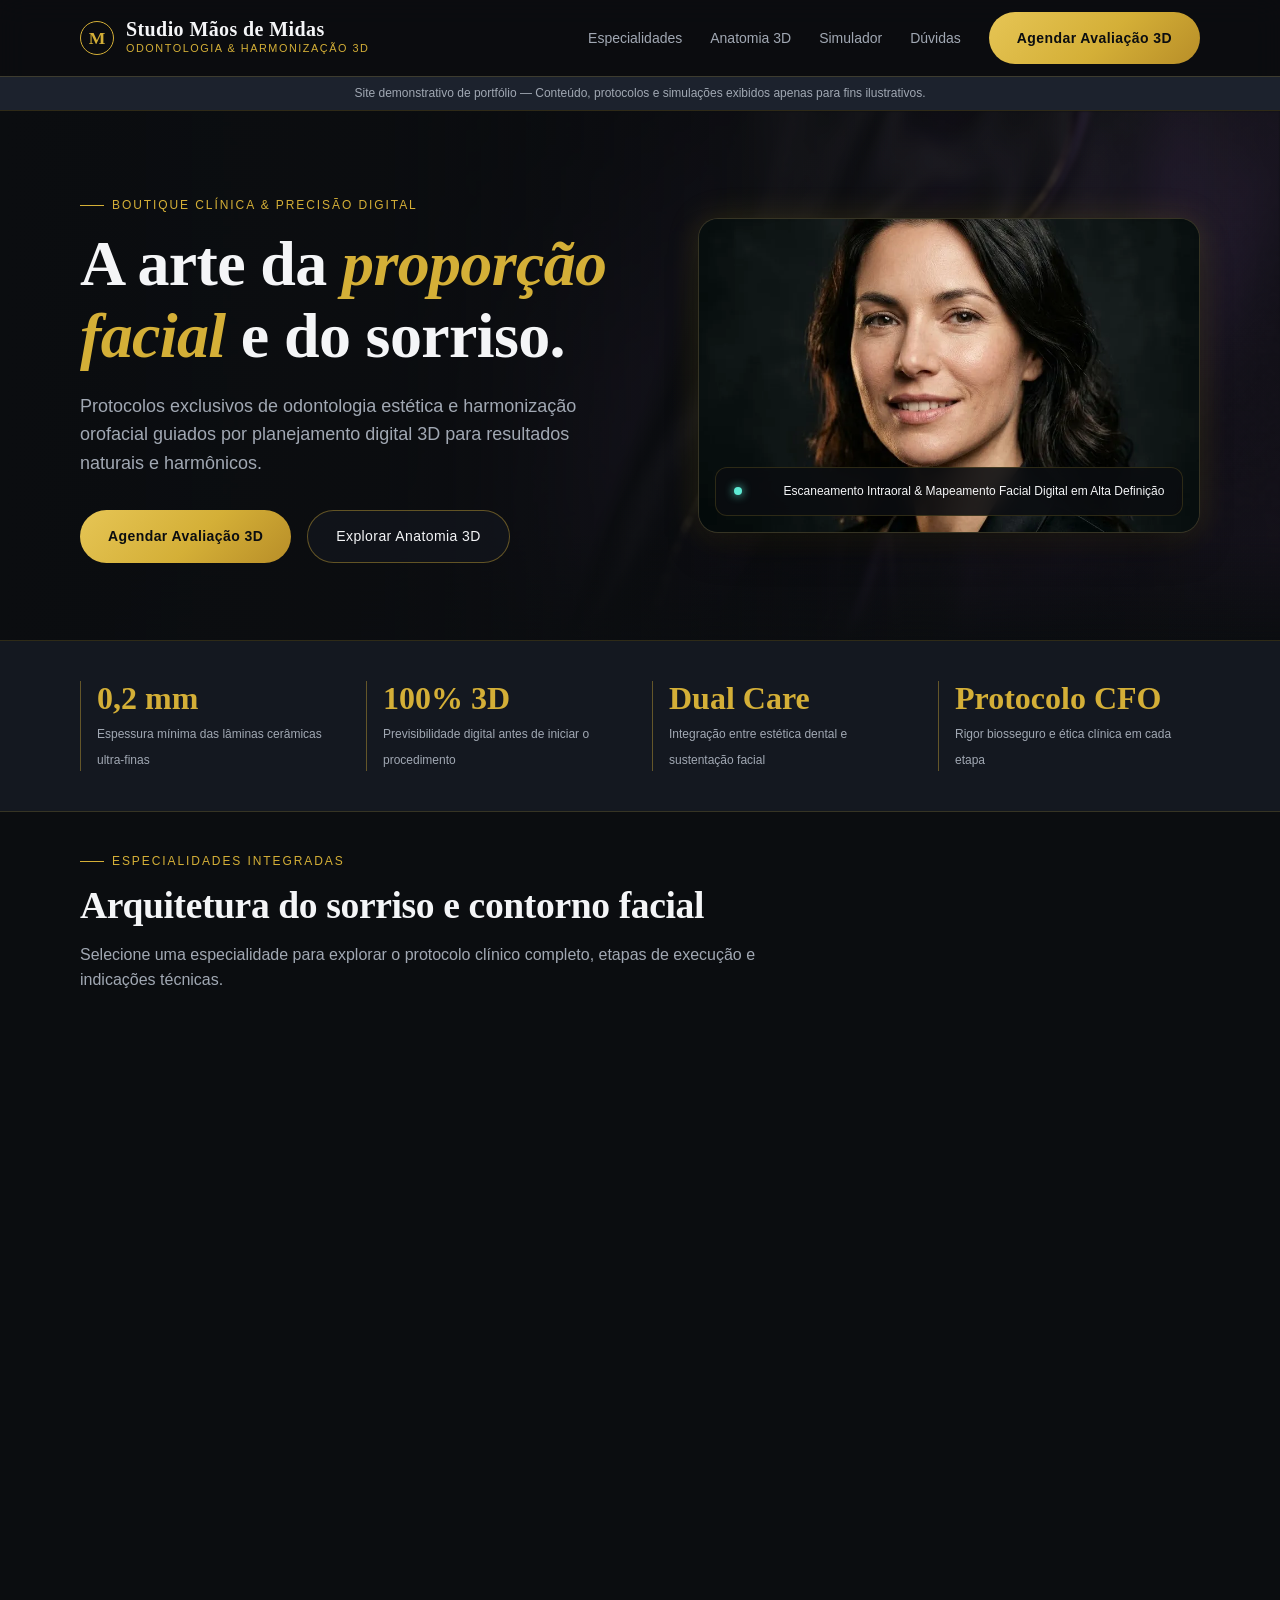
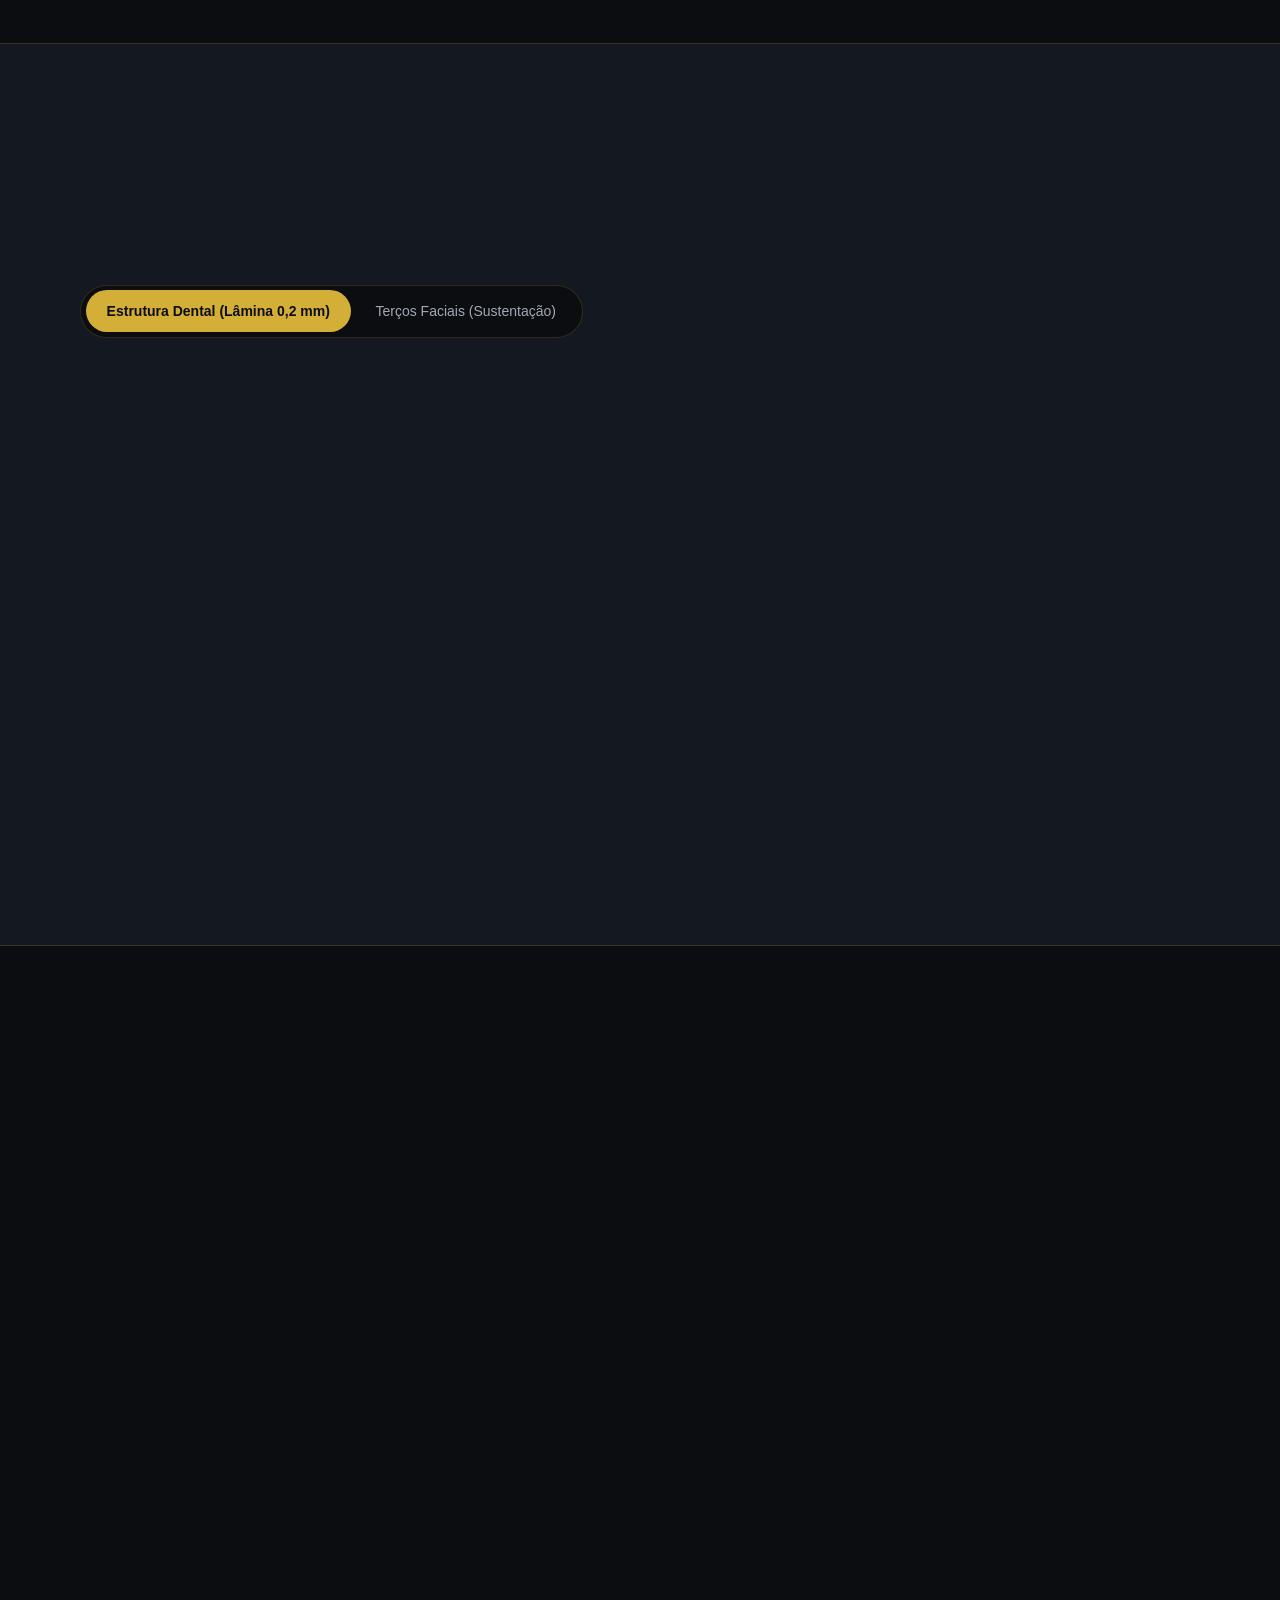
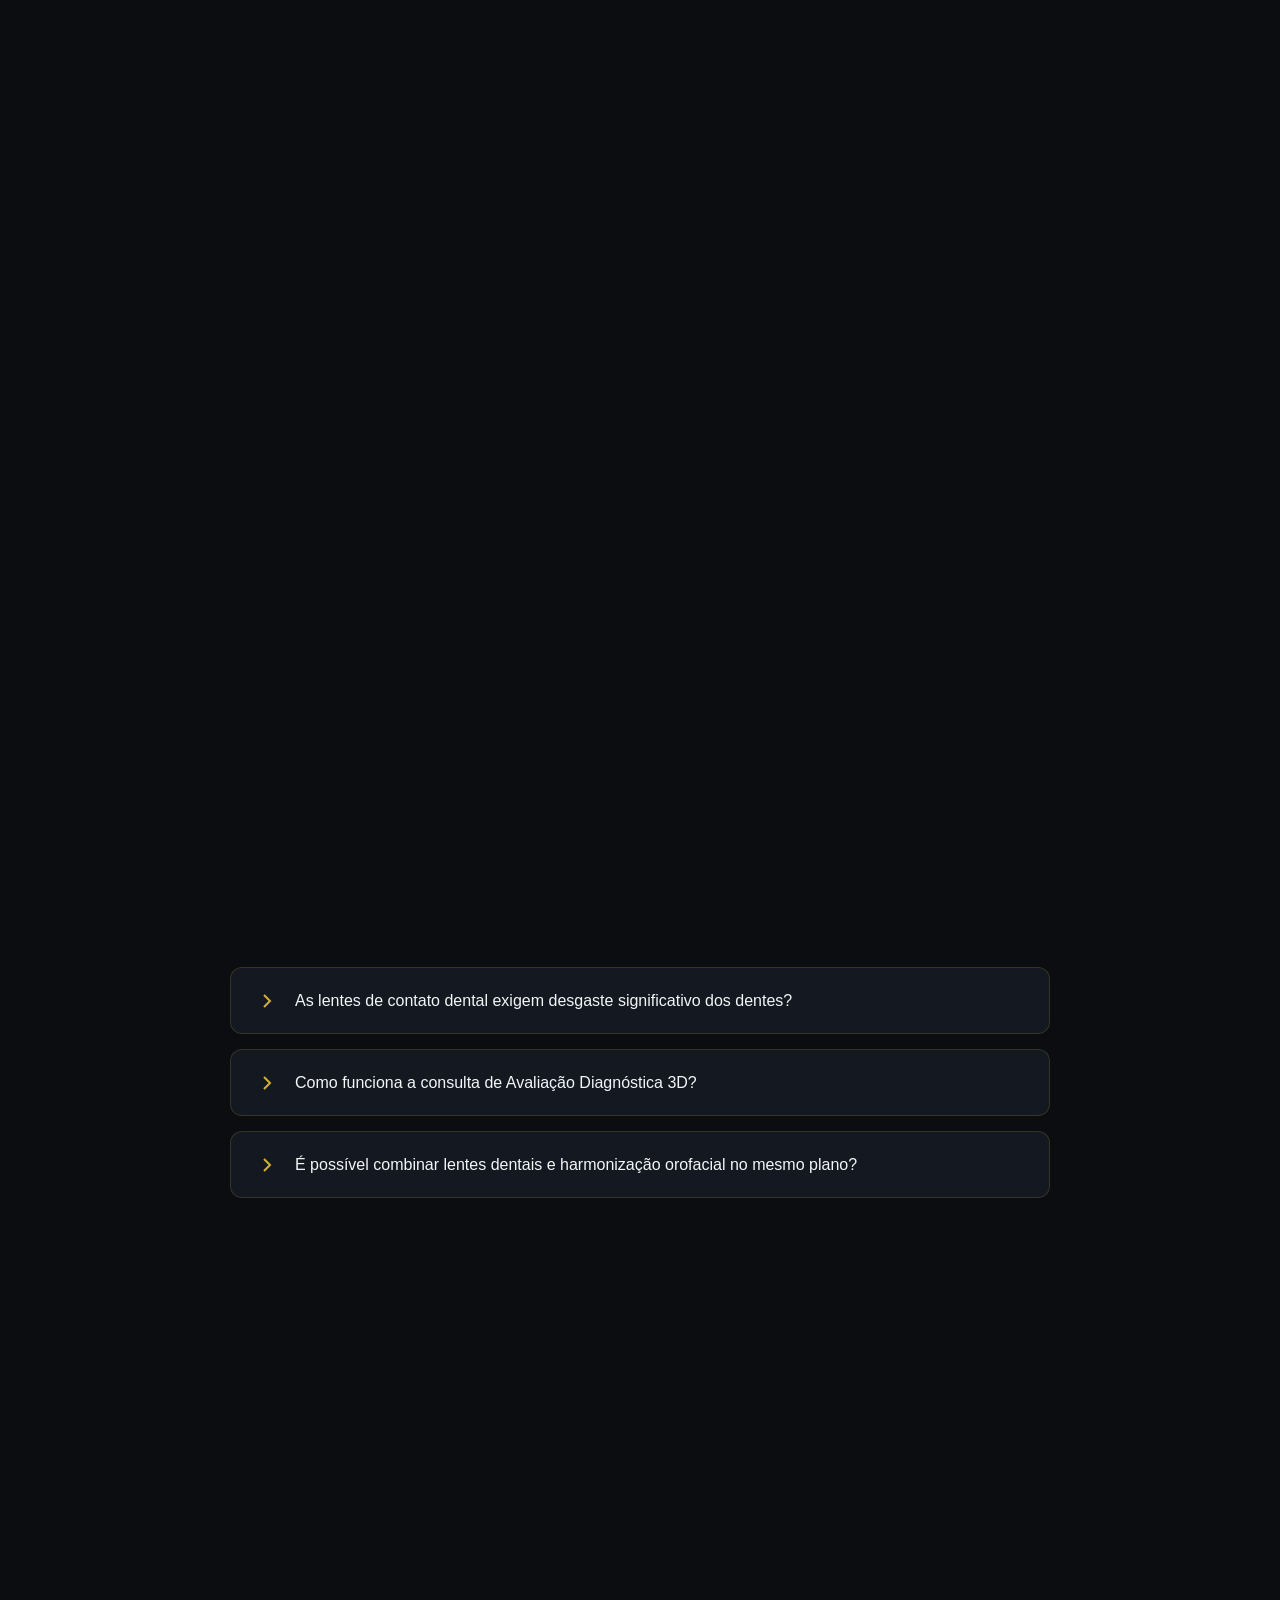
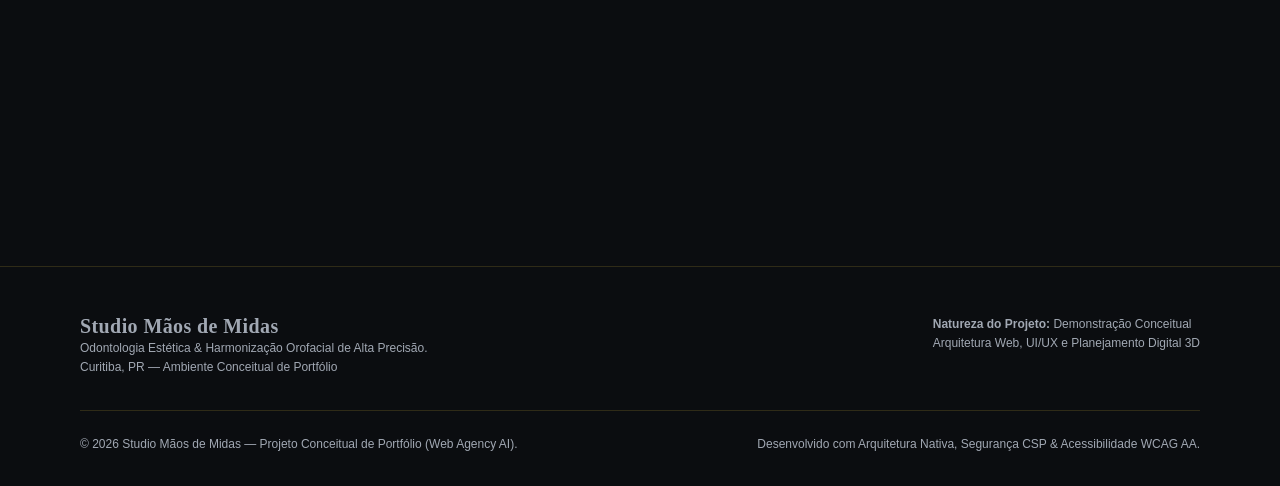
<file: index.html>
<!DOCTYPE html>
<html lang="pt-BR">
<head>
  <meta charset="UTF-8">
  <meta name="viewport" content="width=device-width, initial-scale=1.0">
  <title>Studio Mãos de Midas | Odontologia Estética &amp; Harmonização Orofacial</title>
  <meta name="description" content="Protocolos exclusivos de odontologia estética e harmonização orofacial guiados por planejamento digital 3D para resultados naturais e harmônicos.">
  <link rel="icon" type="image/svg+xml" href="data:image/svg+xml,%3Csvg xmlns='http://www.w3.org/2000/svg' viewBox='0 0 32 32'%3E%3Ccircle cx='16' cy='16' r='15' fill='%230B0D10' stroke='%23C8A97E' stroke-width='2'/%3E%3Ctext x='16' y='21' text-anchor='middle' fill='%23C8A97E' font-family='serif' font-size='16' font-weight='bold'%3EM%3C/text%3E%3C/svg%3E">

  <!-- Open Graph / Compartilhamento -->
  <meta property="og:type" content="website">
  <meta property="og:title" content="Studio Mãos de Midas | Odontologia Estética &amp; Harmonização Orofacial">
  <meta property="og:description" content="Unimos precisão anatômica digital e sensibilidade artística para revelar a melhor versão do rosto e do sorriso com naturalidade absoluta.">
  <meta property="og:image" content="assets/images/hero/hero-clinica.webp">

  <!-- CSS Modular (CSP style-src 'self') -->
  <link rel="stylesheet" href="css/tokens.css">
  <link rel="stylesheet" href="css/base.css">
  <link rel="stylesheet" href="css/components.css">
  <link rel="stylesheet" href="css/transitions.css">

  <!-- Dados Estruturados SEO (Projeto Conceitual de Portfólio) -->
  <script type="application/ld+json">
  {
    "@context": "https://schema.org",
    "@type": "Dentist",
    "name": "Studio Mãos de Midas",
    "description": "Clínica conceitual de Odontologia Estética e Harmonização Orofacial com planejamento digital 3D.",
    "address": {
      "@type": "PostalAddress",
      "addressLocality": "Curitiba",
      "addressRegion": "PR",
      "addressCountry": "BR"
    },
    "medicalSpecialty": ["Cosmetic Dentistry", "Facial Aesthetics"]
  }
  </script>
  <!-- Pré-renderização nativa no hover para View Transitions instantâneas (0 ms) -->
  <script type="speculationrules">
  {
    "prerender": [
      {
        "source": "list",
        "urls": [
          "procedimentos/lentes-contato-dental.html",
          "procedimentos/harmonizacao-orofacial.html",
          "procedimentos/reabilitacao-estetica-dual.html"
        ],
        "eagerness": "moderate"
      }
    ]
  }
  </script>
</head>
<body>
  <a class="skip-link" href="#conteudo-principal">Pular para o conteúdo principal</a>

  <!-- Cabeçalho -->
  <header class="site-header">
    <div class="container header-inner">
      <button type="button" class="menu-toggle" aria-expanded="false" aria-controls="mobile-nav" aria-label="Abrir menu de navegação">
        <span class="menu-toggle-bar" aria-hidden="true"></span>
        <span class="menu-toggle-bar" aria-hidden="true"></span>
        <span class="menu-toggle-bar" aria-hidden="true"></span>
      </button>

      <a href="index.html" class="brand-logo" aria-label="Studio Mãos de Midas — Página Inicial">
        <span class="brand-mark" aria-hidden="true">M</span>
        <span class="brand-text">
          <span class="brand-name">Studio Mãos de Midas</span>
          <span class="brand-tagline">Odontologia &amp; Harmonização 3D</span>
        </span>
      </a>

      <nav id="mobile-nav" class="main-nav" aria-label="Navegação Principal">
        <a class="nav-link" href="#especialidades">Especialidades</a>
        <a class="nav-link" href="#anatomia">Anatomia 3D</a>
        <a class="nav-link" href="#resultados">Simulador</a>
        <a class="nav-link" href="#faq">Dúvidas</a>
        <a class="btn btn-primary nav-cta" href="#agendamento">Agendar Avaliação 3D</a>
      </nav>
    </div>
    <div class="demo-banner" role="note">
      <div class="container demo-banner-inner">
        <span>Site demonstrativo de portfólio — Conteúdo, protocolos e simulações exibidos apenas para fins ilustrativos.</span>
      </div>
    </div>
  </header>

  <main id="conteudo-principal">
    <!-- 1. Hero (LCP Otimizado — Renderização Imediata) -->
    <section id="hero" class="hero" aria-labelledby="hero-titulo">
      <img 
        class="hero-bg" 
        src="assets/images/hero/hero-bg.webp" 
        alt="" 
        aria-hidden="true" 
        width="1600" 
        height="900" 
        decoding="async"
      >
      <div class="container hero-grid">
        <div class="hero-content">
          <span class="eyebrow">Boutique Clínica &amp; Precisão Digital</span>
          <h1 id="hero-titulo" class="hero-title">
            A arte da <span>proporção facial</span> e do sorriso.
          </h1>
          <p class="hero-subtitle">
            Protocolos exclusivos de odontologia estética e harmonização orofacial guiados por planejamento digital 3D para resultados naturais e harmônicos.
          </p>
          <div class="hero-actions">
            <a class="btn btn-primary" href="#agendamento">Agendar Avaliação 3D</a>
            <a class="btn btn-outline" href="#anatomia">Explorar Anatomia 3D</a>
          </div>
        </div>

        <figure class="hero-media">
          <img
            src="assets/images/hero/hero-clinica.webp"
            alt="Retrato editorial de paciente com iluminação dourada lateral destacando proporções faciais naturais e sorriso harmônico"
            width="1280"
            height="800"
            fetchpriority="high"
          >
          <figcaption class="hero-badge">
            <span class="hero-badge-dot" aria-hidden="true"></span>
            <span>Escaneamento Intraoral &amp; Mapeamento Facial Digital em Alta Definição</span>
          </figcaption>
        </figure>
      </div>
    </section>

    <!-- 2. Prova / Autoridade / Diferenciais Estruturais -->
    <section class="metrics-bar" aria-label="Diferenciais Técnicos do Studio">
      <div class="container metrics-grid">
        <div class="metric-item">
          <span class="metric-value">0,2 mm</span>
          <span class="metric-label">Espessura mínima das lâminas cerâmicas ultra-finas</span>
        </div>
        <div class="metric-item">
          <span class="metric-value">100% 3D</span>
          <span class="metric-label">Previsibilidade digital antes de iniciar o procedimento</span>
        </div>
        <div class="metric-item">
          <span class="metric-value">Dual Care</span>
          <span class="metric-label">Integração entre estética dental e sustentação facial</span>
        </div>
        <div class="metric-item">
          <span class="metric-value">Protocolo CFO</span>
          <span class="metric-label">Rigor biosseguro e ética clínica em cada etapa</span>
        </div>
      </div>
    </section>

    <!-- 3. Serviços / Soluções (Cards com View Transitions para Páginas Internas) -->
    <section id="especialidades" class="section" aria-labelledby="titulo-especialidades">
      <div class="container">
        <header class="section-header reveal-on-scroll">
          <span class="eyebrow">Especialidades Integradas</span>
          <h2 id="titulo-especialidades" class="section-title">Arquitetura do sorriso e contorno facial</h2>
          <p class="section-subtitle">
            Selecione uma especialidade para explorar o protocolo clínico completo, etapas de execução e indicações técnicas.
          </p>
        </header>

        <div class="cards-grid">
          <!-- Card 1 -> Página Interna 1 -->
          <article class="service-card">
            <div class="service-card-media vt-lentes-media">
              <span class="service-tag">Odontologia Estética</span>
              <img
                src="assets/images/procedimentos/lentes-porcelana.webp"
                alt="Detalhe de sorriso com lentes de contato dental em porcelana translúcida"
                width="800"
                height="500"
                decoding="sync"
              >
            </div>
            <div class="service-card-body">
              <h3 class="service-card-title vt-lentes-title">Lentes em Porcelana Ultra-Fina</h3>
              <p class="service-card-desc">
                Design digital do sorriso com desgaste dental mínimo ou nulo, preservando textura natural, opalescência e alinhamento funcional.
              </p>
              <a class="service-card-cta" href="procedimentos/lentes-contato-dental.html">
                <span>Explorar protocolo clínico</span>
                <svg width="18" height="18" viewBox="0 0 24 24" fill="none" stroke="currentColor" stroke-width="2" aria-hidden="true">
                  <path d="M5 12h14M13 5l7 7-7 7"/>
                </svg>
              </a>
            </div>
          </article>

          <!-- Card 2 -> Página Interna 2 -->
          <article class="service-card">
            <div class="service-card-media vt-harmonizacao-media">
              <span class="service-tag">Harmonização Orofacial</span>
              <img
                src="assets/images/procedimentos/harmonizacao-facial.webp"
                alt="Perfil facial feminino iluminado evidenciando contorno mandibular e sustentação malar"
                width="800"
                height="500"
                decoding="sync"
              >
            </div>
            <div class="service-card-body">
              <h3 class="service-card-title vt-harmonizacao-title">Harmonização &amp; Sustentação Facial</h3>
              <p class="service-card-desc">
                Reestruturação dos terços faciais com bioestimuladores de colágeno e preenchimento estratégico, sem exageros ou perda de expressão.
              </p>
              <a class="service-card-cta" href="procedimentos/harmonizacao-orofacial.html">
                <span>Explorar protocolo clínico</span>
                <svg width="18" height="18" viewBox="0 0 24 24" fill="none" stroke="currentColor" stroke-width="2" aria-hidden="true">
                  <path d="M5 12h14M13 5l7 7-7 7"/>
                </svg>
              </a>
            </div>
          </article>

          <!-- Card 3 -> Ancoragem para Simulador / Anatomia -->
          <article class="service-card">
            <div class="service-card-media vt-dual-media">
              <span class="service-tag">Planejamento Integrado</span>
              <img
                src="assets/images/procedimentos/dual-reabilitacao.webp"
                alt="Visão integrada da harmonia entre lábios, sorriso e estrutura facial"
                width="800"
                height="500"
                decoding="sync"
              >
            </div>
            <div class="service-card-body">
              <h3 class="service-card-title vt-dual-title">Reabilitação Estética Dual</h3>
              <p class="service-card-desc">
                Sincronia entre suporte labial, dimensão vertical de oclusão e proporção áurea facial em um único plano diagnóstico integrado.
              </p>
              <a class="service-card-cta" href="procedimentos/reabilitacao-estetica-dual.html">
                <span>Explorar protocolo clínico</span>
                <svg width="18" height="18" viewBox="0 0 24 24" fill="none" stroke="currentColor" stroke-width="2" aria-hidden="true">
                  <path d="M5 12h14M13 5l7 7-7 7"/>
                </svg>
              </a>
            </div>
          </article>
        </div>
      </div>
    </section>

    <!-- 4A. Showcase Interativo: Infográfico Anatômico SVG Nativo -->
    <section id="anatomia" class="section anatomy-section" aria-labelledby="titulo-anatomia">
  <div class="container">
    <header class="section-header reveal-on-scroll">
      <span class="eyebrow">Engenharia Diagnóstica</span>
      <h2 id="titulo-anatomia" class="section-title">Infográfico Anatômico Interativo</h2>
      <p class="section-subtitle">
        Alterne entre as vistas clínicas e selecione os pontos luminosos para inspecionar como atuamos em cada camada estrutural.
      </p>
    </header>

    <div class="anatomy-tabs" role="tablist" aria-label="Selecionar modelo anatômico">
      <button
        type="button"
        class="tab-btn"
        role="tab"
        id="tab-dental"
        aria-selected="true"
        aria-controls="panel-anatomia"
        data-anatomy-mode="dental"
      >
        Estrutura Dental (Lâmina 0,2 mm)
      </button>
      <button
        type="button"
        class="tab-btn"
        role="tab"
        id="tab-facial"
        aria-selected="false"
        aria-controls="panel-anatomia"
        data-anatomy-mode="facial"
      >
        Terços Faciais (Sustentação)
      </button>
    </div>

    <div class="anatomy-grid reveal-on-scroll">
      <div class="anatomy-stage" data-anatomy-stage>
        <div class="anatomy-hud" aria-hidden="true">
          <span class="anatomy-hud-badge" data-anatomy-hud>CAD/CAM 3D • CORTE SAGITAL</span>
          <span class="anatomy-hud-scale">PRECISÃO 0,02 MM</span>
        </div>

        <!-- SVG 1: Corte Anatômico Dental em Camadas -->
        <svg class="anatomy-svg" data-svg-model="dental" viewBox="0 0 340 360" role="img" aria-label="Diagrama vetorial de corte transversal de dente anterior com lâmina cerâmica de 0,2 milímetros">
          <defs>
            <linearGradient id="grad-dental-esmalte" x1="0%" y1="0%" x2="100%" y2="100%">
              <stop offset="0%" stop-color="var(--color-primary)" stop-opacity="0.24"/>
              <stop offset="55%" stop-color="var(--color-primary)" stop-opacity="0.08"/>
              <stop offset="100%" stop-color="#0B0D10" stop-opacity="0.02"/>
            </linearGradient>
            <linearGradient id="grad-dental-dentina" x1="0%" y1="0%" x2="0%" y2="100%">
              <stop offset="0%" stop-color="#F4F5F7" stop-opacity="0.14"/>
              <stop offset="100%" stop-color="var(--color-primary)" stop-opacity="0.04"/>
            </linearGradient>
            <linearGradient id="grad-dental-lamina" x1="0%" y1="0%" x2="0%" y2="100%">
              <stop offset="0%" stop-color="#99F6E4"/>
              <stop offset="50%" stop-color="#5EEAD4"/>
              <stop offset="100%" stop-color="#2DD4BF"/>
            </linearGradient>
          </defs>

          <!-- Eixos de referência clínica -->
          <line x1="36" y1="194" x2="304" y2="194" stroke="var(--color-primary)" stroke-opacity="0.22" stroke-width="1" stroke-dasharray="3 4"/>
          <text x="234" y="188" fill="var(--color-primary)" fill-opacity="0.72" font-size="9" letter-spacing="1.2">MARGEM GENGIVAL</text>

          <!-- Camada 2: Contorno Anatômico do Dente (Esmalte) -->
          <g class="anatomy-layer" data-layer="esmalte">
            <path class="svg-draw-path" d="M124 52 C154 32, 206 38, 220 74 C232 104, 224 162, 206 212 L190 312 C186 324, 173 324, 168 307 L154 224 C128 198, 108 148, 112 92 C114 72, 115 58, 124 52 Z" fill="url(#grad-dental-esmalte)" stroke="var(--color-primary)" stroke-width="2"/>
            <path class="svg-draw-path" d="M144 82 C164 70, 192 76, 198 100 C204 126, 196 172, 184 212 L174 274 L162 212 C146 186, 134 142, 137 106 C138 94, 140 86, 144 82 Z" fill="url(#grad-dental-dentina)" stroke="rgba(244, 245, 247, 0.34)" stroke-width="1.3" stroke-dasharray="4 4"/>
          </g>

          <!-- Camada 3: Contorno Gengival Suave -->
          <g class="anatomy-layer" data-layer="gengiva">
            <path d="M74 206 C100 188, 126 188, 148 206" fill="none" stroke="var(--color-primary)" stroke-width="2.4" stroke-linecap="round"/>
            <circle cx="130" cy="194" r="24" fill="var(--color-primary)" fill-opacity="0.14" stroke="var(--color-primary)" stroke-opacity="0.45" stroke-width="1" stroke-dasharray="3 3"/>
          </g>

          <!-- Camada 1: Lâmina Cerâmica Ultra-Fina (Face Vestibular) -->
          <g class="anatomy-layer is-active" data-layer="lamina">
            <path class="svg-draw-path" d="M115 54 C103 86, 101 142, 123 190" fill="none" stroke="url(#grad-dental-lamina)" stroke-width="4.5" stroke-linecap="round"/>
            <line x1="66" y1="118" x2="102" y2="118" stroke="rgba(94, 234, 212, 0.75)" stroke-width="1.2"/>
            <text x="34" y="114" fill="#5EEAD4" font-size="10" font-weight="600">0,2 MM</text>
            <text x="34" y="126" fill="rgba(244, 245, 247, 0.7)" font-size="8.5">LÂMINA</text>
          </g>

          <!-- Hotspot 1: Lâmina Cerâmica -->
          <g class="hotspot-btn" tabindex="0" role="button" aria-pressed="true" aria-label="Inspecionar Lâmina Cerâmica 0,2 mm" data-hotspot="lamina">
            <circle class="hotspot-hit" cx="107" cy="118" r="22" fill="transparent"/>
            <circle class="hotspot-pulse" cx="107" cy="118" r="14"/>
            <circle class="hotspot-core" cx="107" cy="118" r="5"/>
          </g>

          <!-- Hotspot 2: Esmalte Natural -->
          <g class="hotspot-btn" tabindex="0" role="button" aria-pressed="false" aria-label="Inspecionar Preservação de Esmalte" data-hotspot="esmalte">
            <circle class="hotspot-hit" cx="168" cy="66" r="22" fill="transparent"/>
            <circle class="hotspot-pulse" cx="168" cy="66" r="14"/>
            <circle class="hotspot-core" cx="168" cy="66" r="5"/>
          </g>

          <!-- Hotspot 3: Margem Gengival -->
          <g class="hotspot-btn" tabindex="0" role="button" aria-pressed="false" aria-label="Inspecionar Adaptação Gengival" data-hotspot="gengiva">
            <circle class="hotspot-hit" cx="130" cy="194" r="22" fill="transparent"/>
            <circle class="hotspot-pulse" cx="130" cy="194" r="14"/>
            <circle class="hotspot-core" cx="130" cy="194" r="5"/>
          </g>
        </svg>

        <!-- SVG 2: Perfil Anatômico Facial por Terços -->
        <svg class="anatomy-svg" data-svg-model="facial" viewBox="0 0 340 360" hidden role="img" aria-label="Diagrama vetorial de perfil facial dividido em terços superior, médio e inferior">
          <defs>
            <linearGradient id="grad-facial-ouro" x1="0%" y1="0%" x2="100%" y2="100%">
              <stop offset="0%" stop-color="var(--color-primary)" stop-opacity="0.22"/>
              <stop offset="100%" stop-color="#0B0D10" stop-opacity="0"/>
            </linearGradient>
          </defs>

          <!-- Faixas de destaque aditivo por terço facial -->
          <rect class="anatomy-layer" data-layer="terco-superior" x="48" y="34" width="214" height="72" rx="8" fill="var(--color-primary)" fill-opacity="0.12" stroke="var(--color-primary)" stroke-opacity="0.4" stroke-width="1"/>
          <rect class="anatomy-layer" data-layer="terco-medio" x="48" y="106" width="214" height="66" rx="8" fill="rgba(94, 234, 212, 0.1)" stroke="rgba(94, 234, 212, 0.4)" stroke-width="1"/>
          <rect class="anatomy-layer" data-layer="terco-inferior" x="48" y="172" width="214" height="70" rx="8" fill="var(--color-primary)" fill-opacity="0.12" stroke="var(--color-primary)" stroke-opacity="0.4" stroke-width="1"/>

          <!-- Área de volume facial sutil -->
          <path d="M135 34 L182 34 C222 39, 238 72, 234 106 L248 146 C250 152, 244 157, 234 159 L240 176 L232 186 L239 198 C238 216, 228 236, 208 242 C190 246, 174 240, 168 256 L164 312 L135 312 Z" fill="url(#grad-facial-ouro)"/>

          <!-- Linha de Perfil Facial Esculpida -->
          <path class="svg-draw-path" d="M182 34 C222 39, 238 72, 234 106 L248 146 C250 152, 244 157, 234 159 L240 176 L232 186 L239 198 C238 216, 228 236, 208 242 C190 246, 174 240, 168 256 L164 312" fill="none" stroke="var(--color-primary)" stroke-width="2.3" stroke-linecap="round"/>

          <!-- Vetores de Sustentação (Malar e Mandibular) -->
          <path d="M174 154 Q202 146 226 134" fill="none" stroke="#5EEAD4" stroke-width="1.6" stroke-dasharray="3 3"/>
          <path d="M168 214 Q196 224 226 218" fill="none" stroke="#5EEAD4" stroke-width="1.6" stroke-dasharray="3 3"/>

          <!-- Linhas Guias e Rótulos dos Terços Faciais -->
          <line x1="48" y1="106" x2="262" y2="106" stroke="rgba(244, 245, 247, 0.25)" stroke-width="1" stroke-dasharray="5 5"/>
          <text x="56" y="99" fill="rgba(244, 245, 247, 0.72)" font-size="8.5" letter-spacing="1">1/3 SUPERIOR</text>

          <line x1="48" y1="172" x2="262" y2="172" stroke="rgba(244, 245, 247, 0.25)" stroke-width="1" stroke-dasharray="5 5"/>
          <text x="56" y="165" fill="rgba(244, 245, 247, 0.72)" font-size="8.5" letter-spacing="1">1/3 MÉDIO</text>

          <line x1="48" y1="242" x2="262" y2="242" stroke="rgba(244, 245, 247, 0.25)" stroke-width="1" stroke-dasharray="5 5"/>
          <text x="56" y="235" fill="rgba(244, 245, 247, 0.72)" font-size="8.5" letter-spacing="1">1/3 INFERIOR</text>

          <!-- Hotspot 1: Terço Superior -->
          <g class="hotspot-btn" tabindex="0" role="button" aria-pressed="true" aria-label="Inspecionar Terço Superior" data-hotspot="terco-superior">
            <circle class="hotspot-hit" cx="218" cy="76" r="22" fill="transparent"/>
            <circle class="hotspot-pulse" cx="218" cy="76" r="14"/>
            <circle class="hotspot-core" cx="218" cy="76" r="5"/>
          </g>

          <!-- Hotspot 2: Terço Médio (Malar) -->
          <g class="hotspot-btn" tabindex="0" role="button" aria-pressed="false" aria-label="Inspecionar Sustentação Malar" data-hotspot="terco-medio">
            <circle class="hotspot-hit" cx="202" cy="140" r="22" fill="transparent"/>
            <circle class="hotspot-pulse" cx="202" cy="140" r="14"/>
            <circle class="hotspot-core" cx="202" cy="140" r="5"/>
          </g>

          <!-- Hotspot 3: Terço Inferior (Mandíbula) -->
          <g class="hotspot-btn" tabindex="0" role="button" aria-pressed="false" aria-label="Inspecionar Contorno Mandibular" data-hotspot="terco-inferior">
            <circle class="hotspot-hit" cx="192" cy="216" r="22" fill="transparent"/>
            <circle class="hotspot-pulse" cx="192" cy="216" r="14"/>
            <circle class="hotspot-core" cx="192" cy="216" r="5"/>
          </g>
        </svg>
      </div>

      <aside id="panel-anatomia" class="anatomy-panel" aria-live="polite">
        <span class="anatomy-zone-tag" data-anatomy-tag>Camada 01 • Odontologia Digital</span>
        <h3 class="anatomy-panel-title" data-anatomy-title>Lâmina Cerâmica Ultra-Fina (0,2 mm)</h3>
        <p class="anatomy-panel-text" data-anatomy-desc>
          Projetada em CAD/CAM a partir do escaneamento intraoral, a lente mimetiza a translucidez incisal e a microtextura do dente natural sem comprometer a estrutura sadia.
        </p>
        <ul class="anatomy-specs">
          <li>
            <span>Material Indicado</span>
            <span data-anatomy-spec1>Dissilicato de Lítio Estratificado</span>
          </li>
          <li>
            <span>Preservação Estrutural</span>
            <span data-anatomy-spec2>95% a 100% do esmalte intacto</span>
          </li>
          <li>
            <span>Sessões Clínicas</span>
            <span data-anatomy-spec3>2 a 3 encontros planejados</span>
          </li>
        </ul>
        <div class="anatomy-panel-footer">
          <a class="service-card-cta" data-anatomy-link href="procedimentos/lentes-contato-dental.html">
            <span data-anatomy-link-text>Explorar protocolo de Lentes</span>
            <svg width="18" height="18" viewBox="0 0 24 24" fill="none" stroke="currentColor" stroke-width="2" aria-hidden="true">
              <path d="M5 12h14M13 5l7 7-7 7"/>
            </svg>
          </a>
        </div>
      </aside>
    </div>
  </div>
</section>

    <!-- 4B. Showcase Interativo: Comparador Antes & Depois com Física Spring -->
    <section id="resultados" class="section" aria-labelledby="titulo-comparador">
      <div class="container">
        <header class="section-header reveal-on-scroll">
          <span class="eyebrow">Simulação Visual Interativa</span>
          <h2 id="titulo-comparador" class="section-title">Comparador de Proporção &amp; Harmonia</h2>
          <p class="section-subtitle">
            Arraste o controle central (ou use as setas do teclado) para comparar o planejamento inicial e a finalização estética.
          </p>
        </header>

        <div class="comparator-wrapper reveal-on-scroll">
          <div class="comparator-controls" role="group" aria-label="Selecionar caso demonstrativo">
            <button type="button" class="btn btn-primary" data-case-btn="sorriso" aria-pressed="true">
              Caso 01: Lentes de Contato Dental
            </button>
            <button type="button" class="btn btn-outline" data-case-btn="facial" aria-pressed="false">
              Caso 02: Sustentação Facial 3D
            </button>
          </div>

          <div
            class="ba-stage"
            data-ba-stage
            role="slider"
            tabindex="0"
            aria-label="Comparador interativo Antes e Depois"
            aria-valuemin="0"
            aria-valuemax="100"
            aria-valuenow="50"
          >
            <!-- Camada Base: Depois -->
            <div class="ba-layer ba-layer-after">
              <img
                data-ba-after-img
                src="assets/images/comparador/sorriso-depois.webp"
                alt="Simulação estética após protocolo de lentes em porcelana ultra-fina"
                width="960"
                height="720"
              >
              <span class="ba-label ba-label-after">Depois</span>
            </div>

            <!-- Camada Superior Recortada: Antes -->
            <div class="ba-layer ba-layer-before" data-ba-before-layer>
              <img
                data-ba-before-img
                src="assets/images/comparador/sorriso-antes.webp"
                alt="Registro inicial antes do planejamento estético"
                width="960"
                height="720"
              >
              <span class="ba-label ba-label-before">Antes</span>
            </div>

            <!-- Divisor com Inércia Spring -->
            <div class="ba-divider" data-ba-divider aria-hidden="true">
              <div class="ba-handle">
                <svg width="20" height="20" viewBox="0 0 24 24" fill="none" stroke="currentColor" stroke-width="2">
                  <path d="M8 9l-3 3 3 3M16 9l3 3-3 3"/>
                </svg>
              </div>
            </div>
          </div>

          <p class="compliance-note" role="note">
            <strong>Aviso Ético e Regulamentar (Resolução CFO 196/2019):</strong> As imagens apresentadas nesta demonstração possuem caráter exclusivamente educativo e ilustrativo de portfólio conceitual. Em tratamentos clínicos reais, os resultados variam conforme as condições anatômicas, biológicas e funcionais de cada paciente. Projeto conceitual sem vínculo com clínica ou profissional médico/odontológico real.
          </p>
        </div>
      </div>
    </section>

    <!-- 5. Depoimentos Éticos -->
    <section class="section" aria-labelledby="titulo-depoimentos">
      <div class="container">
        <header class="section-header reveal-on-scroll">
          <span class="eyebrow">Experiência do Paciente</span>
          <h2 id="titulo-depoimentos" class="section-title">Previsibilidade e acolhimento em cada etapa</h2>
        </header>

        <div class="testimonials-grid">
          <blockquote class="testimonial-card reveal-on-scroll">
            <p class="testimonial-quote">
              “Poder visualizar a simulação 3D do meu sorriso antes mesmo de tocar nos dentes trouxe uma segurança enorme. O acabamento ficou tão natural que ninguém diz que são lentes.”
            </p>
            <footer class="testimonial-author">Relato Ilustrativo 01 — Curitiba, PR</footer>
            <span class="testimonial-meta">Protocolo de Lentes em Porcelana Ultra-Fina</span>
          </blockquote>

          <blockquote class="testimonial-card reveal-on-scroll">
            <p class="testimonial-quote">
              “Meu maior receio com harmonização era perder minhas expressões. O planejamento respeitou cada traço do meu rosto, devolvendo descanso e contorno com muita sutileza.”
            </p>
            <footer class="testimonial-author">Relato Ilustrativo 02 — Curitiba, PR</footer>
            <span class="testimonial-meta">Bioestimulação &amp; Sustentação de Terço Médio</span>
          </blockquote>
        </div>
      </div>
    </section>

    <!-- 6. FAQ (Acordeão Suave) -->
    <section id="faq" class="section" aria-labelledby="titulo-faq">
      <div class="container">
        <header class="section-header reveal-on-scroll">
          <span class="eyebrow">Esclarecimentos Clínicos</span>
          <h2 id="titulo-faq" class="section-title">Perguntas Frequentes</h2>
        </header>

        <div class="faq-list">
          <article class="faq-item">
            <button type="button" class="faq-trigger" aria-expanded="false" aria-controls="faq-panel-lentes">
              <svg class="faq-icon" viewBox="0 0 24 24" fill="none" stroke="currentColor" stroke-width="2" aria-hidden="true">
                <path d="M9 6l6 6-6 6"/>
              </svg>
              <span>As lentes de contato dental exigem desgaste significativo dos dentes?</span>
            </button>
            <div class="faq-panel" id="faq-panel-lentes">
              <p class="faq-panel-inner">
                Não. Com o planejamento digital 3D e cerâmicas de 0,2 mm a 0,4 mm, realizamos apenas microajustes seletivos no esmalte quando estritamente necessários para garantir eixo de inserção e adaptação marginal perfeita.
              </p>
            </div>
          </article>

          <article class="faq-item">
            <button type="button" class="faq-trigger" aria-expanded="false" aria-controls="faq-panel-avaliacao">
              <svg class="faq-icon" viewBox="0 0 24 24" fill="none" stroke="currentColor" stroke-width="2" aria-hidden="true">
                <path d="M9 6l6 6-6 6"/>
              </svg>
              <span>Como funciona a consulta de Avaliação Diagnóstica 3D?</span>
            </button>
            <div class="faq-panel" id="faq-panel-avaliacao">
              <p class="faq-panel-inner">
                Na primeira sessão realizamos fotografias de estúdio, escaneamento intraoral sem moldagens desconfortáveis e análise das proporções faciais em repouso e movimento, apresentando um plano personalizado antes de qualquer intervenção.
              </p>
            </div>
          </article>

          <article class="faq-item">
            <button type="button" class="faq-trigger" aria-expanded="false" aria-controls="faq-panel-combinacao">
              <svg class="faq-icon" viewBox="0 0 24 24" fill="none" stroke="currentColor" stroke-width="2" aria-hidden="true">
                <path d="M9 6l6 6-6 6"/>
              </svg>
              <span>É possível combinar lentes dentais e harmonização orofacial no mesmo plano?</span>
            </button>
            <div class="faq-panel" id="faq-panel-combinacao">
              <p class="faq-panel-inner">
                Sim. O suporte labial e a exposição dos dentes incisivos estão diretamente conectados. Planejar ambos em conjunto evita sobrecorreções labiais e garante equilíbrio estético global.
              </p>
            </div>
          </article>
        </div>
      </div>
    </section>

    <!-- CTA Final -->
    <section id="agendamento" class="section" aria-labelledby="titulo-cta">
      <div class="container">
        <div class="cta-banner reveal-on-scroll">
          <span class="eyebrow">Atendimento Exclusivo com Hora Marcada</span>
          <h2 id="titulo-cta" class="cta-banner-title">Inicie seu diagnóstico digital personalizado</h2>
          <p class="cta-banner-text">
            Agende uma avaliação individual para conhecer a simulação 3D do seu sorriso e das suas proporções faciais.
          </p>
          <a
            class="btn btn-primary"
            href="#aviso-demonstrativo"
            data-demo-cta
          >
            Agendar via WhatsApp VIP
          </a>
        </div>
      </div>
    </section>
  </main>

  <!-- Rodapé Institucional -->
  <footer class="site-footer">
    <div class="container">
      <div class="footer-grid">
        <div>
          <strong class="brand-name">Studio Mãos de Midas</strong>
          <p>Odontologia Estética &amp; Harmonização Orofacial de Alta Precisão.</p>
          <p>Curitiba, PR — Ambiente Conceitual de Portfólio</p>
        </div>
        <div>
          <p><strong>Natureza do Projeto:</strong> Demonstração Conceitual</p>
          <p>Arquitetura Web, UI/UX e Planejamento Digital 3D</p>
        </div>
      </div>
      <div class="footer-legal">
        <span>© 2026 Studio Mãos de Midas — Projeto Conceitual de Portfólio (Web Agency AI).</span>
        <span>Desenvolvido com Arquitetura Nativa, Segurança CSP &amp; Acessibilidade WCAG AA.</span>
      </div>
    </div>
  </footer>

  <!-- JavaScript Modular (CSP script-src 'self') -->
  <script type="module" src="js/main.js"></script>
</body>
</html>
</file>
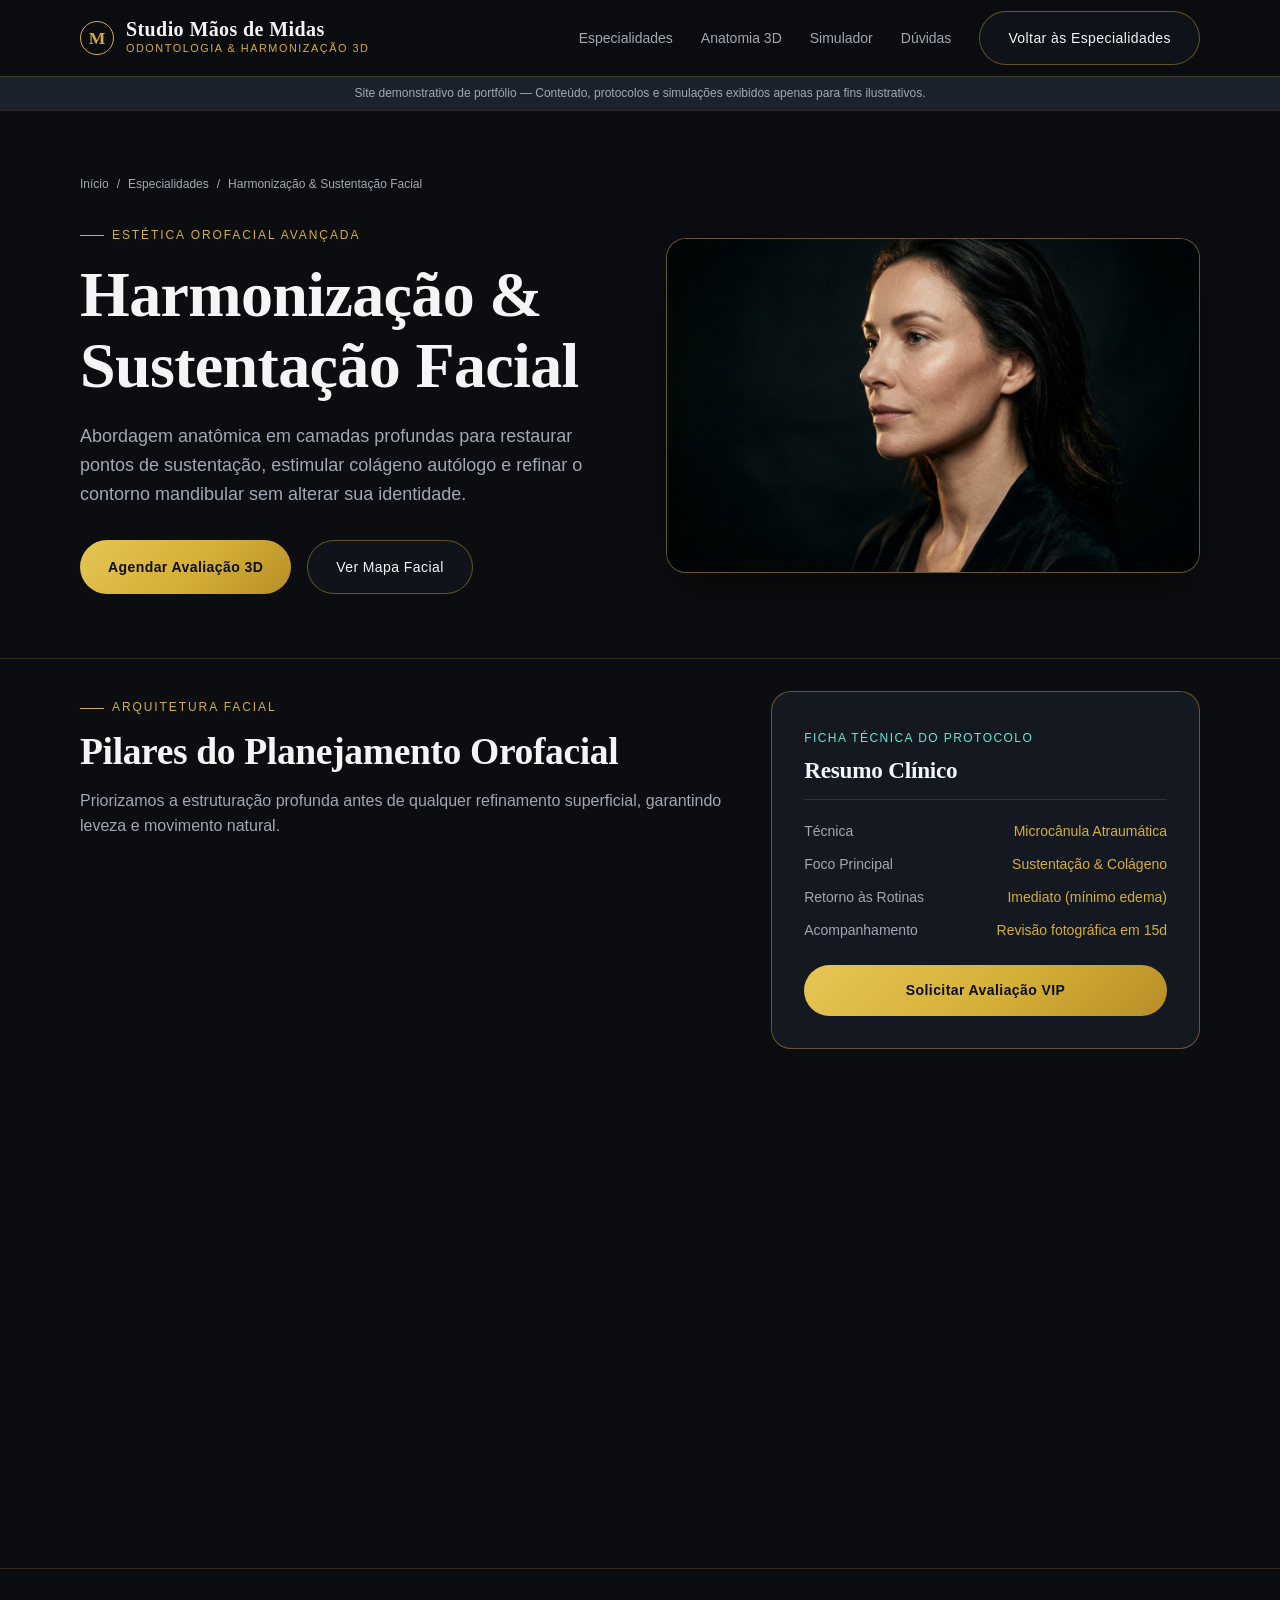
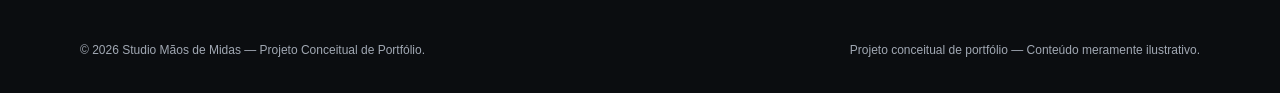
<file: procedimentos/harmonizacao-orofacial.html>
<!DOCTYPE html>
<html lang="pt-BR">
<head>
  <meta charset="UTF-8">
  <meta name="viewport" content="width=device-width, initial-scale=1.0">
  <title>Harmonização &amp; Sustentação Facial | Studio Mãos de Midas</title>
  <meta name="description" content="Reestruturação dos terços faciais com bioestimuladores de colágeno e preenchimento estratégico guiado por anatomia 3D.">

  <link rel="stylesheet" href="../css/tokens.css">
  <link rel="stylesheet" href="../css/base.css">
  <link rel="stylesheet" href="../css/components.css">
  <link rel="stylesheet" href="../css/transitions.css">
  
<link rel="expect" href="#procedimento-hero" blocking="render">
</head>
<body>
  <a class="skip-link" href="#conteudo-principal">Pular para o conteúdo principal</a>

  <header class="site-header">
    <div class="container header-inner">
      <button type="button" class="menu-toggle" aria-expanded="false" aria-controls="mobile-nav" aria-label="Abrir menu de navegação">
        <span class="menu-toggle-bar" aria-hidden="true"></span>
        <span class="menu-toggle-bar" aria-hidden="true"></span>
        <span class="menu-toggle-bar" aria-hidden="true"></span>
      </button>

      <a href="../index.html" class="brand-logo" aria-label="Studio Mãos de Midas — Voltar à Página Inicial">
        <span class="brand-mark" aria-hidden="true">M</span>
        <span class="brand-text">
          <span class="brand-name">Studio Mãos de Midas</span>
          <span class="brand-tagline">Odontologia &amp; Harmonização 3D</span>
        </span>
      </a>

      <nav id="mobile-nav" class="main-nav" aria-label="Navegação Secundária">
        <a class="nav-link" href="../index.html#especialidades">Especialidades</a>
        <a class="nav-link" href="../index.html#anatomia">Anatomia 3D</a>
        <a class="nav-link" href="../index.html#resultados">Simulador</a>
        <a class="nav-link" href="../index.html#faq">Dúvidas</a>
        <a class="btn btn-outline nav-back" href="../index.html#especialidades">Voltar às Especialidades</a>
      </nav>
    </div>
    <div class="demo-banner" role="note">
      <div class="container demo-banner-inner">
        <span>Site demonstrativo de portfólio — Conteúdo, protocolos e simulações exibidos apenas para fins ilustrativos.</span>
      </div>
    </div>
  </header>

  <main id="conteudo-principal">
    <section id="procedimento-hero" class="proc-hero" aria-labelledby="titulo-procedimento">
      <div class="container">
        <nav class="breadcrumb" aria-label="Trilha de navegação">
          <a href="../index.html">Início</a>
          <span aria-hidden="true">/</span>
          <a href="../index.html#especialidades">Especialidades</a>
          <span aria-hidden="true">/</span>
          <span aria-current="page">Harmonização &amp; Sustentação Facial</span>
        </nav>

        <div class="proc-hero-grid">
          <div>
            <span class="eyebrow">Estética Orofacial Avançada</span>
            <h1 id="titulo-procedimento" class="hero-title vt-harmonizacao-title">
              Harmonização &amp; Sustentação Facial
            </h1>
            <p class="hero-subtitle">
              Abordagem anatômica em camadas profundas para restaurar pontos de sustentação, estimular colágeno autólogo e refinar o contorno mandibular sem alterar sua identidade.
            </p>
            <div class="hero-actions">
              <a
                class="btn btn-primary"
                href="#aviso-demonstrativo"
                data-demo-cta
              >
                Agendar Avaliação 3D
              </a>
              <a class="btn btn-outline" href="../index.html#anatomia">Ver Mapa Facial</a>
            </div>
          </div>

          <figure class="proc-hero-media vt-harmonizacao-media">
            <img
              src="../assets/images/procedimentos/harmonizacao-facial.webp"
              alt="Perfil facial feminino iluminado evidenciando contorno mandibular e sustentação malar"
              width="800"
              height="500"
              fetchpriority="high"
            >
          </figure>
        </div>
      </div>
    </section>

    <section class="section">
      <div class="container proc-detail-grid">
        <div>
          <header class="section-header">
            <span class="eyebrow">Arquitetura Facial</span>
            <h2 class="section-title">Pilares do Planejamento Orofacial</h2>
            <p class="section-subtitle">
              Priorizamos a estruturação profunda antes de qualquer refinamento superficial, garantindo leveza e movimento natural.
            </p>
          </header>

          <div class="protocol-steps">
            <article class="step-card reveal-on-scroll">
              <span class="step-number">01</span>
              <div>
                <h3 class="step-title">Diagnóstico de Proporções &amp; Mímica Dinâmica</h3>
                <p class="step-desc">
                  Avaliação detalhada em repouso, sorriso e perfil 45° para identificar pontos reais de reabsorção óssea e perda de coxim gorduroso.
                </p>
              </div>
            </article>

            <article class="step-card reveal-on-scroll">
              <span class="step-number">02</span>
              <div>
                <h3 class="step-title">Bioestimulação Dérmica de Colágeno</h3>
                <p class="step-desc">
                  Protocolos com hidroxiapatita de cálcio ou ácido poli-L-lático para melhorar firmeza, densidade e luminosidade da pele de forma gradual.
                </p>
              </div>
            </article>

            <article class="step-card reveal-on-scroll">
              <span class="step-number">03</span>
              <div>
                <h3 class="step-title">Sustentação Malar &amp; Contorno Mandibular</h3>
                <p class="step-desc">
                  Aplicação precisa com microcânulas atraumáticas em planos seguros, devolvendo definição ao terço médio e inferior sem volume excessivo.
                </p>
              </div>
            </article>

            <article class="step-card reveal-on-scroll">
              <span class="step-number">04</span>
              <div>
                <h3 class="step-title">Refinamento Labial Integrado ao Sorriso</h3>
                <p class="step-desc">
                  Hidratação e equilíbrio de contorno labial calibrados de acordo com a exposição dos dentes incisivos superiores.
                </p>
              </div>
            </article>
          </div>
        </div>

        <aside class="proc-sidebar">
          <span class="anatomy-zone-tag">Ficha Técnica do Protocolo</span>
          <h2 class="proc-sidebar-title">Resumo Clínico</h2>
          <ul class="anatomy-specs">
            <li>
              <span>Técnica</span>
              <span>Microcânula Atraumática</span>
            </li>
            <li>
              <span>Foco Principal</span>
              <span>Sustentação &amp; Colágeno</span>
            </li>
            <li>
              <span>Retorno às Rotinas</span>
              <span>Imediato (mínimo edema)</span>
            </li>
            <li>
              <span>Acompanhamento</span>
              <span>Revisão fotográfica em 15d</span>
            </li>
          </ul>
          <a
            class="btn btn-primary"
            href="#aviso-demonstrativo"
            data-demo-cta
          >
            Solicitar Avaliação VIP
          </a>
        </aside>
      </div>
    </section>
  </main>

  <footer class="site-footer">
    <div class="container">
      <div class="footer-legal">
        <span>© 2026 Studio Mãos de Midas — Projeto Conceitual de Portfólio.</span>
        <span>Projeto conceitual de portfólio — Conteúdo meramente ilustrativo.</span>
      </div>
    </div>
  </footer>

  <script type="module" src="../js/main.js"></script>
</body>
</html>
</file>
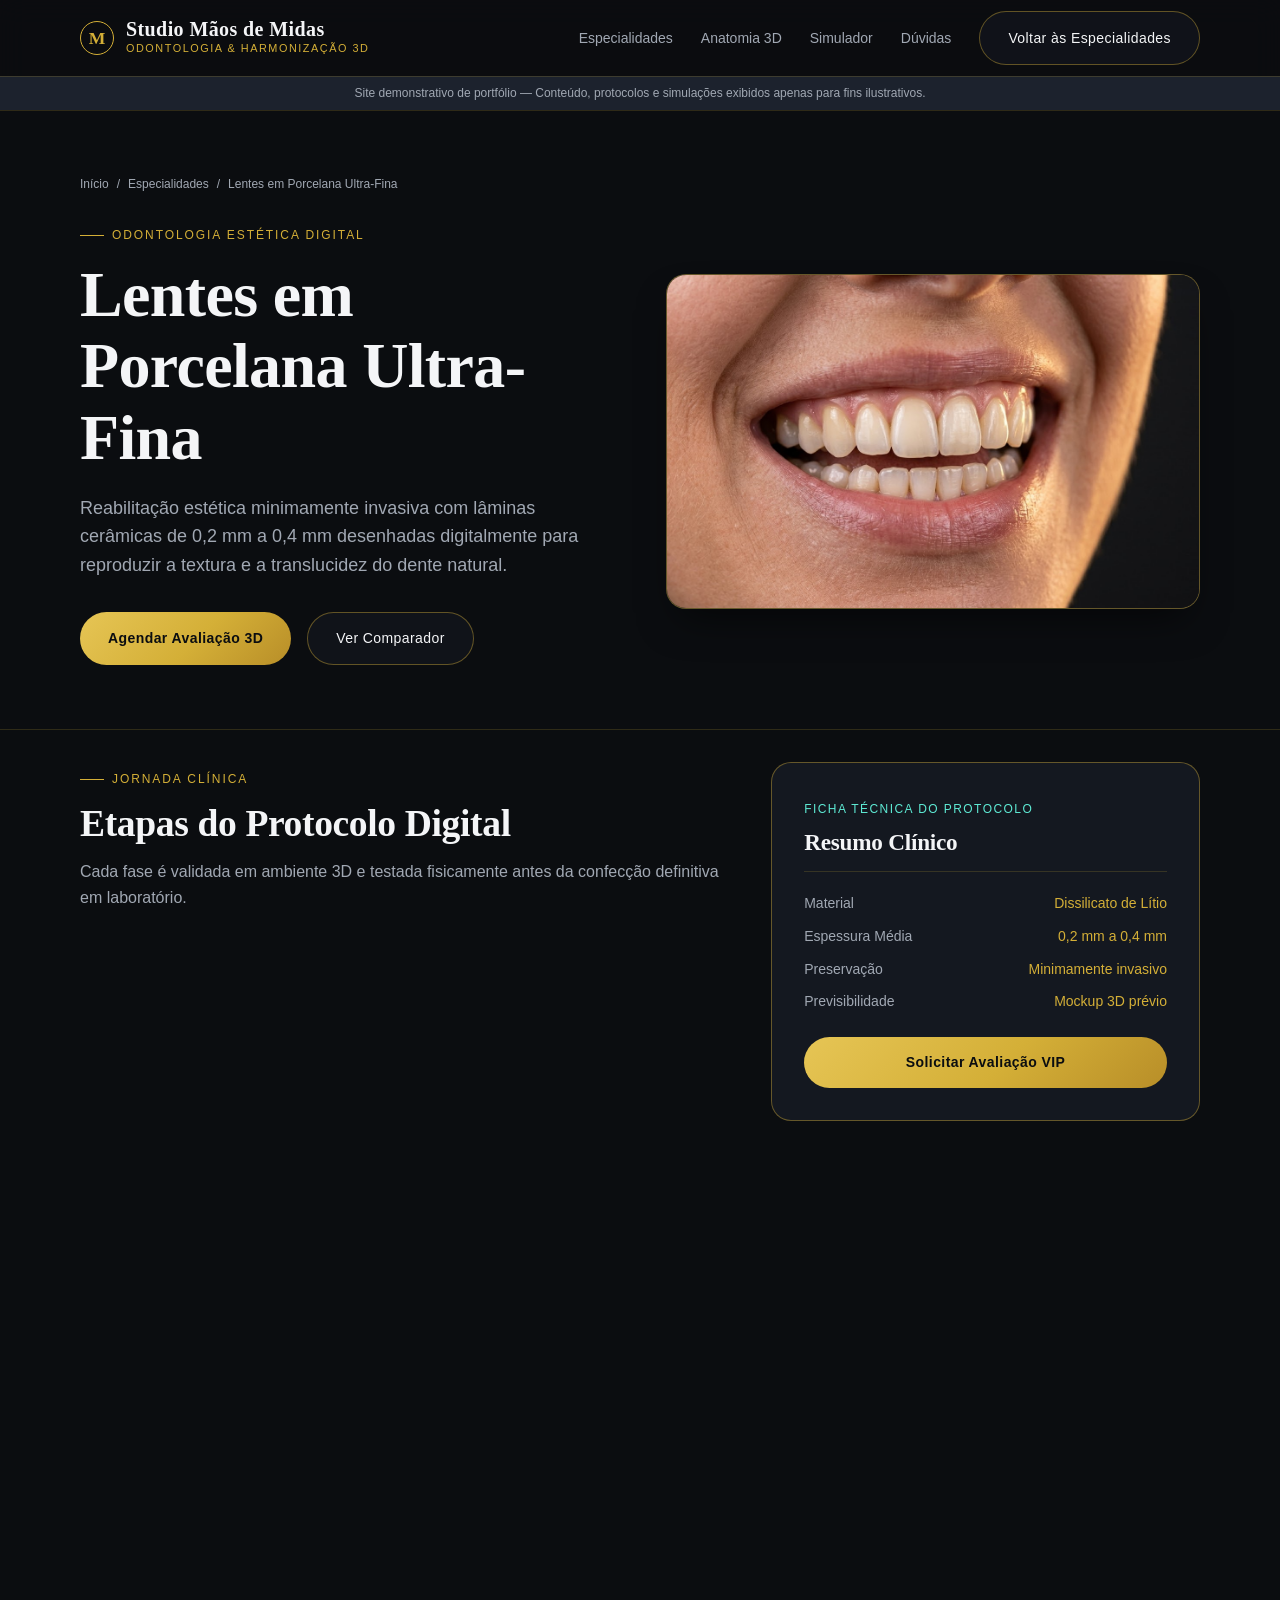
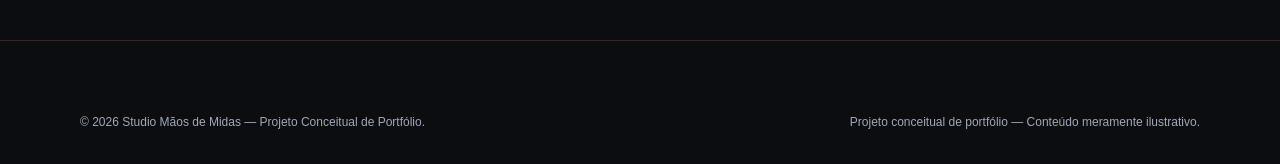
<file: procedimentos/lentes-contato-dental.html>
<!DOCTYPE html>
<html lang="pt-BR">
<head>
  <meta charset="UTF-8">
  <meta name="viewport" content="width=device-width, initial-scale=1.0">
  <title>Lentes em Porcelana Ultra-Fina | Studio Mãos de Midas</title>
  <meta name="description" content="Protocolo digital 3D de lentes de contato dental em porcelana ultra-fina (0,2 mm) com preservação do esmalte e naturalidade óptica.">

  <link rel="stylesheet" href="../css/tokens.css">
  <link rel="stylesheet" href="../css/base.css">
  <link rel="stylesheet" href="../css/components.css">
  <link rel="stylesheet" href="../css/transitions.css">
  
<link rel="expect" href="#procedimento-hero" blocking="render">
</head>
<body>
  <a class="skip-link" href="#conteudo-principal">Pular para o conteúdo principal</a>

  <header class="site-header">
    <div class="container header-inner">
      <button type="button" class="menu-toggle" aria-expanded="false" aria-controls="mobile-nav" aria-label="Abrir menu de navegação">
        <span class="menu-toggle-bar" aria-hidden="true"></span>
        <span class="menu-toggle-bar" aria-hidden="true"></span>
        <span class="menu-toggle-bar" aria-hidden="true"></span>
      </button>

      <a href="../index.html" class="brand-logo" aria-label="Studio Mãos de Midas — Voltar à Página Inicial">
        <span class="brand-mark" aria-hidden="true">M</span>
        <span class="brand-text">
          <span class="brand-name">Studio Mãos de Midas</span>
          <span class="brand-tagline">Odontologia &amp; Harmonização 3D</span>
        </span>
      </a>

      <nav id="mobile-nav" class="main-nav" aria-label="Navegação Secundária">
        <a class="nav-link" href="../index.html#especialidades">Especialidades</a>
        <a class="nav-link" href="../index.html#anatomia">Anatomia 3D</a>
        <a class="nav-link" href="../index.html#resultados">Simulador</a>
        <a class="nav-link" href="../index.html#faq">Dúvidas</a>
        <a class="btn btn-outline nav-back" href="../index.html#especialidades">Voltar às Especialidades</a>
      </nav>
    </div>

    <div class="demo-banner" role="note">
      <div class="container demo-banner-inner">
        <span>Site demonstrativo de portfólio — Conteúdo, protocolos e simulações exibidos apenas para fins ilustrativos.</span>
      </div>
    </div>
  </header>

  <main id="conteudo-principal">
    <section id="procedimento-hero" class="proc-hero" aria-labelledby="titulo-procedimento">
      <div class="container">
        <nav class="breadcrumb" aria-label="Trilha de navegação">
          <a href="../index.html">Início</a>
          <span aria-hidden="true">/</span>
          <a href="../index.html#especialidades">Especialidades</a>
          <span aria-hidden="true">/</span>
          <span aria-current="page">Lentes em Porcelana Ultra-Fina</span>
        </nav>

        <div class="proc-hero-grid">
          <div>
            <span class="eyebrow">Odontologia Estética Digital</span>
            <h1 id="titulo-procedimento" class="hero-title vt-lentes-title">
              Lentes em Porcelana Ultra-Fina
            </h1>
            <p class="hero-subtitle">
              Reabilitação estética minimamente invasiva com lâminas cerâmicas de 0,2 mm a 0,4 mm desenhadas digitalmente para reproduzir a textura e a translucidez do dente natural.
            </p>
            <div class="hero-actions">
              <a
                class="btn btn-primary"
                href="#aviso-demonstrativo"
                data-demo-cta
              >
                Agendar Avaliação 3D
              </a>
              <a class="btn btn-outline" href="../index.html#resultados">Ver Comparador</a>
            </div>
          </div>

          <figure class="proc-hero-media vt-lentes-media">
            <img
              src="../assets/images/procedimentos/lentes-porcelana.webp"
              alt="Detalhe de sorriso com lentes de contato dental em porcelana translúcida"
              width="800"
              height="500"
              fetchpriority="high" decoding="sync"
            >
          </figure>
        </div>
      </div>
    </section>

    <section class="section">
      <div class="container proc-detail-grid">
        <div>
          <header class="section-header">
            <span class="eyebrow">Jornada Clínica</span>
            <h2 class="section-title">Etapas do Protocolo Digital</h2>
            <p class="section-subtitle">
              Cada fase é validada em ambiente 3D e testada fisicamente antes da confecção definitiva em laboratório.
            </p>
          </header>

          <div class="protocol-steps">
            <article class="step-card reveal-on-scroll">
              <span class="step-number">01</span>
              <div>
                <h3 class="step-title">Escaneamento Intraoral &amp; Fotografia de Estúdio</h3>
                <p class="step-desc">
                  Mapeamento óptico tridimensional das arcadas sem moldagens convencionais, integrado à análise dinâmica do sorriso e do suporte labial.
                </p>
              </div>
            </article>

            <article class="step-card reveal-on-scroll">
              <span class="step-number">02</span>
              <div>
                <h3 class="step-title">Test-Drive do Sorriso (Mockup Motivacional)</h3>
                <p class="step-desc">
                  Aplicação provisória em resina sobre os dentes naturais para que você visualize e aprove proporção, comprimento e fonética antes de qualquer preparo.
                </p>
              </div>
            </article>

            <article class="step-card reveal-on-scroll">
              <span class="step-number">03</span>
              <div>
                <h3 class="step-title">Micropreparo Seletivo &amp; Estratificação Cerâmica</h3>
                <p class="step-desc">
                  Preservação máxima de esmalte sadio e confecção artesanal em dissilicato de lítio com gradação natural de cor entre cervical e borda incisal.
                </p>
              </div>
            </article>

            <article class="step-card reveal-on-scroll">
              <span class="step-number">04</span>
              <div>
                <h3 class="step-title">Cimentação Adesiva &amp; Ajuste Oclusal Digital</h3>
                <p class="step-desc">
                  Protocolo adesivo sob isolamento absoluto e checagem precisa dos contatos mastigatórios para longevidade funcional.
                </p>
              </div>
            </article>
          </div>
        </div>

        <aside class="proc-sidebar">
          <span class="anatomy-zone-tag">Ficha Técnica do Protocolo</span>
          <h2 class="proc-sidebar-title">Resumo Clínico</h2>
          <ul class="anatomy-specs">
            <li>
              <span>Material</span>
              <span>Dissilicato de Lítio</span>
            </li>
            <li>
              <span>Espessura Média</span>
              <span>0,2 mm a 0,4 mm</span>
            </li>
            <li>
              <span>Preservação</span>
              <span>Minimamente invasivo</span>
            </li>
            <li>
              <span>Previsibilidade</span>
              <span>Mockup 3D prévio</span>
            </li>
          </ul>
          <a
            class="btn btn-primary"
            href="#aviso-demonstrativo"
            data-demo-cta
          >
            Solicitar Avaliação VIP
          </a>
        </aside>
      </div>
    </section>
  </main>

  <footer class="site-footer">
    <div class="container">
      <div class="footer-legal">
        <span>© 2026 Studio Mãos de Midas — Projeto Conceitual de Portfólio.</span>
        <span>Projeto conceitual de portfólio — Conteúdo meramente ilustrativo.</span>
      </div>
    </div>
  </footer>

  <script type="module" src="../js/main.js"></script>
</body>
</html>
</file>
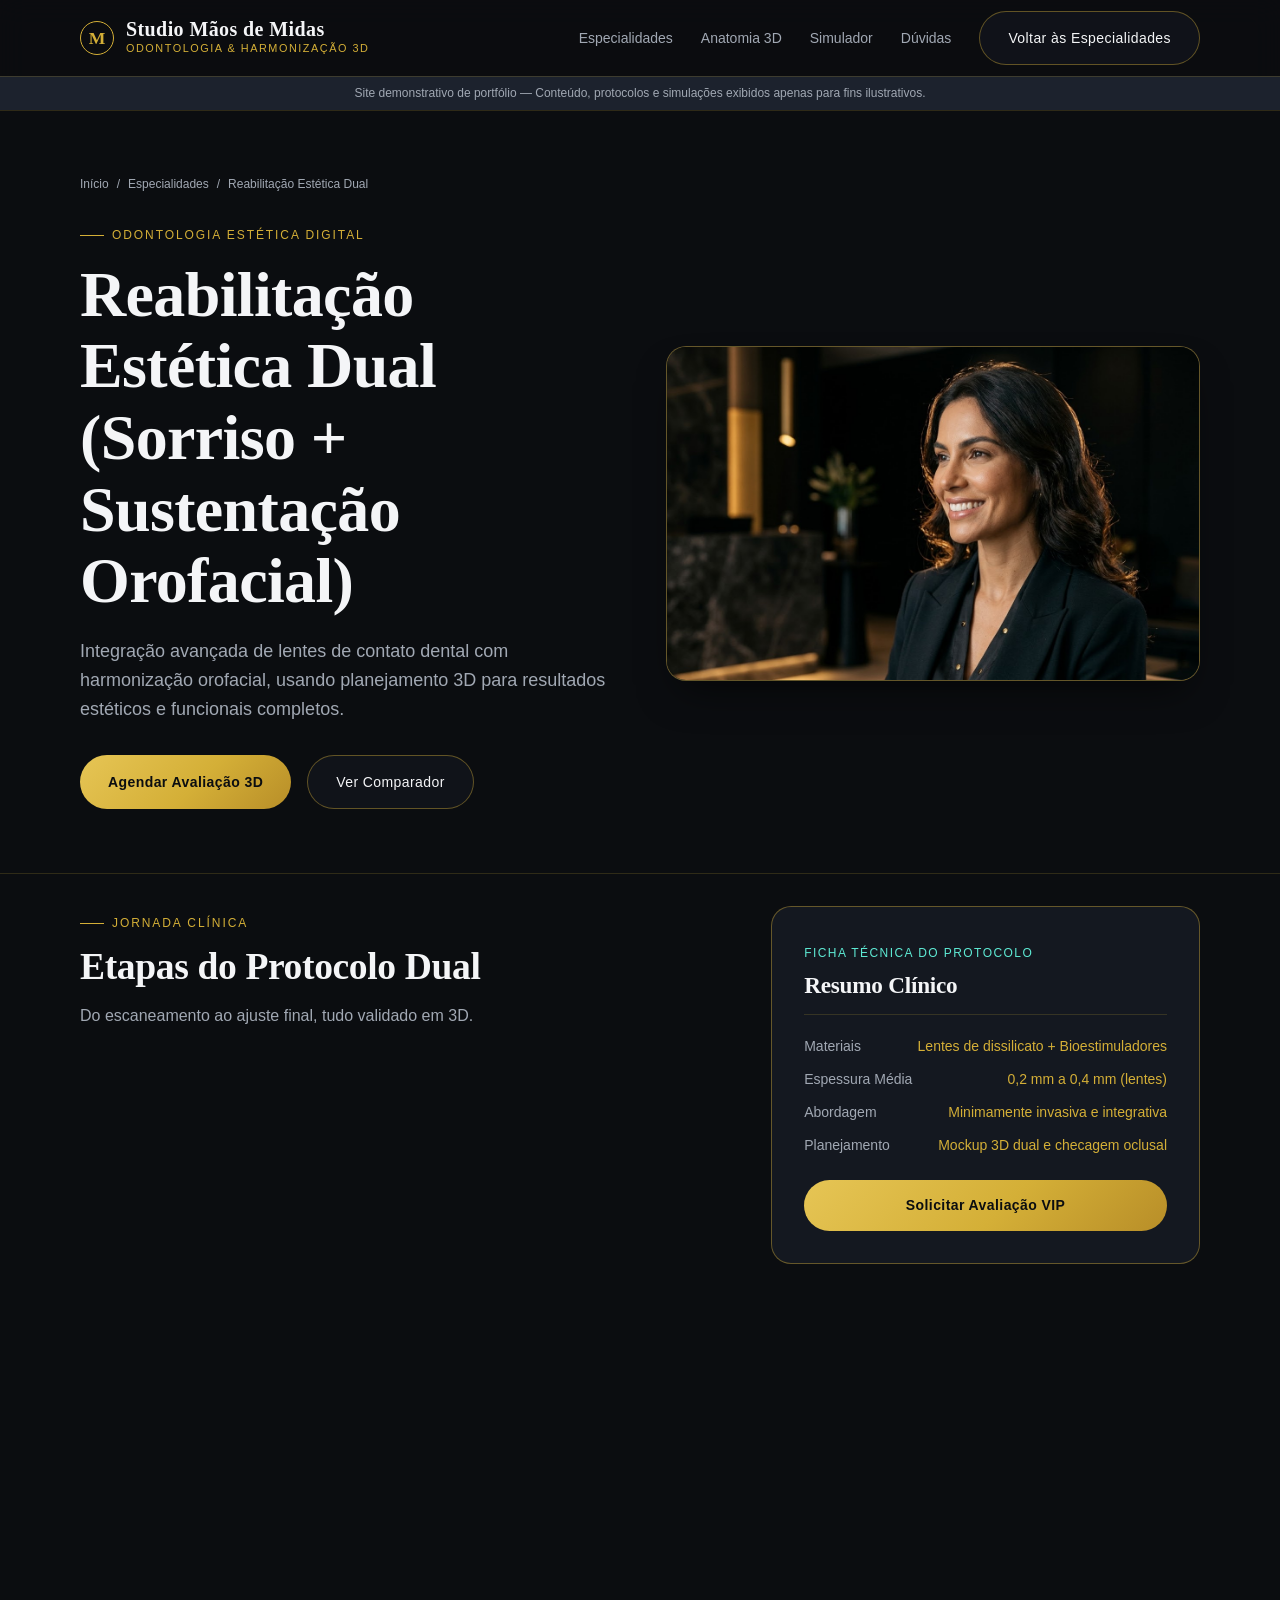
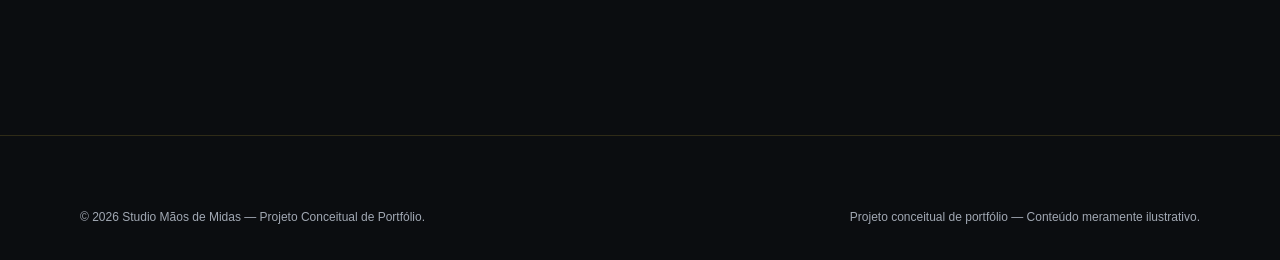
<file: procedimentos/reabilitacao-estetica-dual.html>
<!DOCTYPE html>
<html lang="pt-BR">
<head>
  <meta charset="UTF-8">
  <meta name="viewport" content="width=device-width, initial-scale=1.0">
  <title>Reabilitação Estética Dual (Sorriso + Sustentação Orofacial) | Studio Mãos de Midas</title>
  <meta name="description" content="Protocolo integrado de reabilitação estética dual que combina lentes de contato dental e harmonização orofacial em planejamento 3D para resultados naturais e sustentação facial.">
  <link rel="stylesheet" href="../css/tokens.css">
  <link rel="stylesheet" href="../css/base.css">
  <link rel="stylesheet" href="../css/components.css">
  <link rel="stylesheet" href="../css/transitions.css">
  
<link rel="expect" href="#procedimento-hero" blocking="render">
</head>
<body>
  <a class="skip-link" href="#conteudo-principal">Pular para o conteúdo principal</a>

  <header class="site-header">
    <div class="container header-inner">
      <button type="button" class="menu-toggle" aria-expanded="false" aria-controls="mobile-nav" aria-label="Abrir menu de navegação">
        <span class="menu-toggle-bar" aria-hidden="true"></span>
        <span class="menu-toggle-bar" aria-hidden="true"></span>
        <span class="menu-toggle-bar" aria-hidden="true"></span>
      </button>

      <a href="../index.html" class="brand-logo" aria-label="Studio Mãos de Midas — Voltar à Página Inicial">
        <span class="brand-mark" aria-hidden="true">M</span>
        <span class="brand-text">
          <span class="brand-name">Studio Mãos de Midas</span>
          <span class="brand-tagline">Odontologia &amp; Harmonização 3D</span>
        </span>
      </a>

      <nav id="mobile-nav" class="main-nav" aria-label="Navegação Secundária">
        <a class="nav-link" href="../index.html#especialidades">Especialidades</a>
        <a class="nav-link" href="../index.html#anatomia">Anatomia 3D</a>
        <a class="nav-link" href="../index.html#resultados">Simulador</a>
        <a class="nav-link" href="../index.html#faq">Dúvidas</a>
        <a class="btn btn-outline nav-back" href="../index.html#especialidades">Voltar às Especialidades</a>
      </nav>
    </div>

    <div class="demo-banner" role="note">
      <div class="container demo-banner-inner">
        <span>Site demonstrativo de portfólio — Conteúdo, protocolos e simulações exibidos apenas para fins ilustrativos.</span>
      </div>
    </div>
  </header>

  <main id="conteudo-principal">
    <section id="procedimento-hero" class="proc-hero" aria-labelledby="titulo-procedimento">
      <div class="container">
        <nav class="breadcrumb" aria-label="Trilha de navegação">
          <a href="../index.html">Início</a>
          <span aria-hidden="true">/</span>
          <a href="../index.html#especialidades">Especialidades</a>
          <span aria-hidden="true">/</span>
          <span aria-current="page">Reabilitação Estética Dual</span>
        </nav>

        <div class="proc-hero-grid">
          <div>
            <span class="eyebrow">Odontologia Estética Digital</span>
            <h1 id="titulo-procedimento" class="hero-title vt-dual-title">
              Reabilitação Estética Dual (Sorriso + Sustentação Orofacial)
            </h1>
            <p class="hero-subtitle">
              Integração avançada de lentes de contato dental com harmonização orofacial, usando planejamento 3D para resultados estéticos e funcionais completos.
            </p>
            <div class="hero-actions">
              <a class="btn btn-primary" href="#aviso-demonstrativo" data-demo-cta>Agendar Avaliação 3D</a>
              <a class="btn btn-outline" href="../index.html#resultados">Ver Comparador</a>
            </div>
          </div>

          <figure class="proc-hero-media vt-dual-media">
            <img src="../assets/images/procedimentos/dual-reabilitacao.webp" alt="Vista combinada de sorriso com lentes e suporte facial" width="800" height="500" fetchpriority="high">
          </figure>
        </div>
      </div>
    </section>

    <section class="section">
      <div class="container proc-detail-grid">
        <div>
          <header class="section-header">
            <span class="eyebrow">Jornada Clínica</span>
            <h2 class="section-title">Etapas do Protocolo Dual</h2>
            <p class="section-subtitle">Do escaneamento ao ajuste final, tudo validado em 3D.</p>
          </header>

          <div class="protocol-steps">
            <article class="step-card reveal-on-scroll">
              <span class="step-number">01</span>
              <div>
                <h3 class="step-title">Escaneamento Intraoral &amp; Fotografia</h3>
                <p class="step-desc">Captura 3D das arcadas e fotos de alta resolução para analisar sorriso e suporte labial.</p>
              </div>
            </article>
            <article class="step-card reveal-on-scroll">
              <span class="step-number">02</span>
              <div>
                <h3 class="step-title">Mockup Dual (Sorriso + Face)</h3>
                <p class="step-desc">Modelo virtual que combina as lentes de contato e a harmonização facial, permitindo visualização integrada.</p>
              </div>
            </article>
            <article class="step-card reveal-on-scroll">
              <span class="step-number">03</span>
              <div>
                <h3 class="step-title">Preparo Seletivo &amp; Aplicação</h3>
                <p class="step-desc">Micropreparo nos dentes e aplicação de bioestimuladores nos pontos de sustentação facial.</p>
              </div>
            </article>
            <article class="step-card reveal-on-scroll">
              <span class="step-number">04</span>
              <div>
                <h3 class="step-title">Cimentação &amp; Ajuste Oclusal</h3>
                <p class="step-desc">Colocação adesiva das lentes e verificação digital da oclusão final.</p>
              </div>
            </article>
          </div>
        </div>

        <aside class="proc-sidebar">
          <span class="anatomy-zone-tag">Ficha Técnica do Protocolo</span>
          <h2 class="proc-sidebar-title">Resumo Clínico</h2>
          <ul class="anatomy-specs">
            <li><span>Materiais</span><span>Lentes de dissilicato + Bioestimuladores</span></li>
            <li><span>Espessura Média</span><span>0,2 mm a 0,4 mm (lentes)</span></li>
            <li><span>Abordagem</span><span>Minimamente invasiva e integrativa</span></li>
            <li><span>Planejamento</span><span>Mockup 3D dual e checagem oclusal</span></li>
          </ul>
          <a class="btn btn-primary" href="#aviso-demonstrativo" data-demo-cta>Solicitar Avaliação VIP</a>
        </aside>
      </div>
    </section>
  </main>

  <footer class="site-footer">
    <div class="container">
      <div class="footer-legal">
        <span>© 2026 Studio Mãos de Midas — Projeto Conceitual de Portfólio.</span>
        <span>Projeto conceitual de portfólio — Conteúdo meramente ilustrativo.</span>
      </div>
    </div>
  </footer>

  <script type="module" src="../js/main.js"></script>
</body>
</html>
</file>
<file: css/tokens.css>
/* ==========================================================================
   DESIGN TOKENS — STUDIO MÃOS DE MIDAS (BOUTIQUE DARK)
   ========================================================================== */

:root {
  /* Paleta Oficial (Ouro Metálico + Roxo-Chinês + Ciano Clínico) */
  --color-bg: #0B0D10;
  --color-surface: #141820;
  --color-surface-elevated: #1C222D;
  --color-text: #F4F5F7;
  --color-text-muted: #A1A8B3;
  --color-primary: #D4AF37;
  --color-primary-hover: #E6C555;
  --color-primary-rgb: 212, 175, 55;
  --color-secondary: #7E4E96;
  --color-secondary-light: #A472BD;
  --color-secondary-rgb: 126, 78, 150;
  --color-accent: #5EEAD4;

  /* Gradientes e Brilhos */
  --gradient-gold: linear-gradient(135deg, #E6C555 0%, #D4AF37 55%, #B88E28 100%);
  --glow-purple: radial-gradient(circle, rgba(var(--color-secondary-rgb), 0.22) 0%, transparent 70%);

  /* Bordas e Transparências */
  --border-subtle: rgba(var(--color-primary-rgb), 0.18);
  --border-strong: rgba(var(--color-primary-rgb), 0.42);
  --border-purple: rgba(var(--color-secondary-rgb), 0.32);
  --glass-bg: rgba(11, 13, 16, 0.82);

  /* Tipografia (Máx. 2 famílias com fallback editorial imediato sem 404) */
  --font-display: 'Cormorant Garamond', 'Playfair Display', Georgia, 'Times New Roman', serif;
  --font-sans: 'Plus Jakarta Sans', -apple-system, BlinkMacSystemFont, 'Segoe UI', Roboto, sans-serif;

  /* Escala Tipográfica Fluida */
  --text-xs: 0.75rem;      /* 12px */
  --text-sm: 0.875rem;     /* 14px */
  --text-base: 1rem;       /* 16px */
  --text-lg: 1.125rem;     /* 18px */
  --text-xl: 1.375rem;     /* 22px */
  --text-2xl: clamp(1.75rem, 3vw, 2.35rem);
  --text-hero: clamp(2.4rem, 5vw, 4.1rem);

  /* Espaçamento e Layout */
  --container-max: 1200px;
  --container-padding: clamp(1.25rem, 4vw, 2.5rem);
  --section-space: clamp(4.5rem, 9vw, 7.5rem);
  --radius-sm: 6px;
  --radius-md: 12px;
  --radius-lg: 20px;
  --radius-full: 9999px;

  /* Sombras e Profundidade */
  --shadow-card: 0 20px 40px -15px rgba(0, 0, 0, 0.65);
  --shadow-glow: 0 0 32px rgba(var(--color-primary-rgb), 0.18);

  /* Curvas de Motion Graphics */
  --ease-luxury: cubic-bezier(0.22, 1, 0.36, 1);
  --duration-fast: 220ms;
  --duration-base: 420ms;
  --duration-slow: 650ms;
}
</file>
<file: css/base.css>
/* ==========================================================================
   BASE, RESET & ACESSIBILIDADE — STUDIO MÃOS DE MIDAS
   ========================================================================== */

*,
*::before,
*::after {
  box-sizing: border-box;
  margin: 0;
  padding: 0;
}

html {
  scroll-behavior: smooth;
  scroll-padding-top: 104px;
  background-color: var(--color-bg);
  color: var(--color-text);
  font-family: var(--font-sans);
  font-size: 16px;
  line-height: 1.6;
  -webkit-font-smoothing: antialiased;
  text-rendering: optimizeLegibility;
}

body {
  min-height: 100vh;
  background-color: var(--color-bg);
  color: var(--color-text);
  overflow-x: hidden;
}

img,
svg {
  display: block;
  max-width: 100%;
  height: auto;
}

[hidden] {
  display: none !important;
}

a {
  color: inherit;
  text-decoration: none;
}

button {
  font: inherit;
  color: inherit;
  background: none;
  border: none;
  cursor: pointer;
}

@media (max-width: 768px) {
  html {
    scroll-padding-top: 100px;
  }
}

:focus-visible {
  outline: 2px solid var(--color-accent);
  outline-offset: 3px;
}

/* Link de salto para acessibilidade (leitores de tela e teclado) */
.skip-link {
  position: absolute;
  top: -100px;
  left: 1rem;
  z-index: 1000;
  padding: 0.75rem 1.25rem;
  background-color: var(--color-primary);
  color: var(--color-bg);
  font-weight: 600;
  border-radius: var(--radius-sm);
  transition: transform var(--duration-fast) var(--ease-luxury);
}

.skip-link:focus {
  top: 1rem;
}

/* Contêiner Principal */
.container {
  width: 100%;
  max-width: var(--container-max);
  margin-inline: auto;
  padding-inline: var(--container-padding);
}

.section {
  padding-top: 32px;
  padding-bottom: var(--section-space);
}

/* Tipografia Editorial */
h1,
h2,
h3,
.font-display {
  font-family: var(--font-display);
  font-weight: 600;
  line-height: 1.12;
  letter-spacing: -0.01em;
  color: var(--color-text);
}

.eyebrow {
  display: inline-flex;
  align-items: center;
  gap: 0.5rem;
  font-size: var(--text-xs);
  font-weight: 500;
  letter-spacing: 0.16em;
  text-transform: uppercase;
  color: var(--color-primary);
  margin-bottom: 0.85rem;
}

.eyebrow::before {
  content: "";
  width: 24px;
  height: 1px;
  background-color: var(--color-primary);
}

.section-header {
  max-width: 680px;
  margin-bottom: clamp(2.5rem, 5vw, 3.75rem);
}

.section-title {
  font-size: var(--text-2xl);
  margin-bottom: 0.9rem;
}

.section-subtitle {
  font-size: var(--text-base);
  color: var(--color-text-muted);
}

/* Botões Globais (GPU-only hover) */
.btn {
  display: inline-flex;
  align-items: center;
  justify-content: center;
  gap: 0.6rem;
  padding: 0.9rem 1.75rem;
  border-radius: var(--radius-full);
  font-size: var(--text-sm);
  font-weight: 500;
  letter-spacing: 0.03em;
  transition:
    transform var(--duration-fast) var(--ease-luxury),
    background-color var(--duration-fast) var(--ease-luxury),
    border-color var(--duration-fast) var(--ease-luxury);
}

.btn-primary {
  background-color: var(--color-primary);
  background-image: var(--gradient-gold);
  color: var(--color-bg);
  font-weight: 600;
}

.btn-primary:hover {
  background-color: var(--color-primary-hover);
  box-shadow: 0 8px 24px rgba(var(--color-primary-rgb), 0.28);
  transform: translate3d(0, -2px, 0);
}

.btn-outline {
  border: 1px solid var(--border-strong);
  color: var(--color-text);
  background-color: rgba(20, 24, 32, 0.6);
}

.btn-outline:hover {
  border-color: var(--color-primary);
  transform: translate3d(0, -2px, 0);
}

/* Utilitário de leitura apenas para leitores de tela */
.sr-only {
  position: absolute;
  width: 1px;
  height: 1px;
  padding: 0;
  margin: -1px;
  overflow: hidden;
  clip: rect(0, 0, 0, 0);
  white-space: nowrap;
  border: 0;
}

/* Acessibilidade Obrigatória: Respeito a Preferência de Movimento Reduzido */
@media (prefers-reduced-motion: reduce) {
  html {
    scroll-behavior: auto;
  }

  *,
  *::before,
  *::after {
    animation-duration: 0.01ms !important;
    animation-iteration-count: 1 !important;
    transition-duration: 0.01ms !important;
    scroll-behavior: auto !important;
  }
}
</file>
<file: css/components.css>
/* ==========================================================================
   COMPONENTES UI — STUDIO MÃOS DE MIDAS
   ========================================================================== */

/* Header Fixo Translúcido */
/* NOTA: backdrop-filter e background são aplicados no ::before para evitar que o
   containing block do backdrop-filter prenda filhos position:fixed (como #mobile-nav)
   à altura do cabeçalho — comportamento definido pela CSS Compositing Spec. */
.site-header {
  position: sticky;
  top: 0;
  z-index: 100;
  border-bottom: 1px solid var(--border-subtle);
}

.mobile-nav-header {
  display: none;
}

.site-header::before {
  content: "";
  position: absolute;
  inset: 0;
  z-index: -1;
  pointer-events: none;
  background-color: var(--glass-bg);
  backdrop-filter: blur(14px);
  -webkit-backdrop-filter: blur(14px);
}

.header-inner {
  display: flex;
  align-items: center;
  justify-content: space-between;
  min-height: 76px;
  gap: 1.5rem;
}

.brand-logo {
  display: inline-flex;
  align-items: center;
  gap: 0.75rem;
}

.brand-mark {
  width: 34px;
  height: 34px;
  border-radius: 50%;
  border: 1px solid var(--color-primary);
  display: grid;
  place-items: center;
  color: var(--color-primary);
  font-family: var(--font-display);
  font-size: 1.1rem;
  font-weight: 600;
}

.brand-text {
  display: flex;
  flex-direction: column;
}

.brand-name {
  font-family: var(--font-display);
  font-size: 1.25rem;
  font-weight: 600;
  line-height: 1.1;
  letter-spacing: 0.02em;
}

.brand-tagline {
  font-size: 0.68rem;
  letter-spacing: 0.14em;
  text-transform: uppercase;
  color: var(--color-primary);
  white-space: nowrap;
}

.main-nav {
  display: flex;
  align-items: center;
  gap: 1.75rem;
}

/* Botão Hambúrguer Mobile (Acessível) */
.menu-toggle {
  display: none;
  flex-direction: column;
  justify-content: center;
  align-items: center;
  gap: 5px;
  width: 44px;
  height: 44px;
  padding: 8px;
  background: rgba(20, 24, 32, 0.6);
  border: 1px solid var(--border-subtle);
  border-radius: var(--radius-sm);
  cursor: pointer;
  color: var(--color-primary);
  transition: border-color var(--duration-fast), background-color var(--duration-fast);
}

.menu-toggle:hover,
.menu-toggle:focus-visible {
  border-color: var(--color-primary);
  background-color: var(--color-surface-elevated);
}

.menu-toggle-bar {
  display: block;
  width: 20px;
  height: 2px;
  background-color: var(--color-primary);
  border-radius: 2px;
  transition: transform var(--duration-fast) var(--ease-luxury), opacity var(--duration-fast);
}

.menu-toggle.is-active .menu-toggle-bar:nth-child(1) {
  transform: translateY(7px) rotate(45deg);
}

.menu-toggle.is-active .menu-toggle-bar:nth-child(2) {
  opacity: 0;
}

.menu-toggle.is-active .menu-toggle-bar:nth-child(3) {
  transform: translateY(-7px) rotate(-45deg);
}

/* Backdrop da Gaveta Mobile */
.nav-backdrop {
  position: fixed;
  inset: 0;
  background-color: rgba(0, 0, 0, 0.7);
  backdrop-filter: blur(4px);
  -webkit-backdrop-filter: blur(4px);
  z-index: 150;
  opacity: 0;
  visibility: hidden;
  transition: opacity var(--duration-fast) var(--ease-luxury), visibility var(--duration-fast);
}

.nav-backdrop.is-visible {
  opacity: 1;
  visibility: visible;
}

body.nav-open {
  overflow: hidden;
}

body.nav-open .site-header {
  z-index: 200;
}

.nav-link {
  font-size: var(--text-sm);
  color: var(--color-text-muted);
  transition: color var(--duration-fast) var(--ease-luxury);
  white-space: nowrap;
}

.nav-link:hover,
.nav-link[aria-current="page"] {
  color: var(--color-primary);
}

.nav-back {
  white-space: nowrap;
}

/* Faixa Demonstrativa de Portfólio */
.demo-banner {
  background-color: var(--color-surface-elevated);
  border-top: 1px solid var(--border-subtle);
  padding-block: 0.5rem;
  font-size: var(--text-xs);
  color: var(--color-text-muted);
  text-align: center;
}

.demo-banner-inner {
  display: flex;
  align-items: center;
  justify-content: center;
  gap: 0.5rem;
  line-height: 1.4;
}

/* Aviso Flutuante (Toast Demonstrativo) */
.demo-toast {
  position: fixed;
  bottom: 1.5rem;
  right: 1.5rem;
  z-index: 250;
  max-width: 380px;
  padding: 1rem 1.25rem;
  background-color: rgba(20, 24, 32, 0.94);
  backdrop-filter: blur(14px);
  -webkit-backdrop-filter: blur(14px);
  border: 1px solid var(--border-strong);
  border-radius: var(--radius-md);
  box-shadow: var(--shadow-card), 0 0 24px rgba(var(--color-primary-rgb), 0.2);
  color: var(--color-text);
  font-size: var(--text-sm);
  line-height: 1.5;
  opacity: 0;
  visibility: hidden;
  transform: translateY(16px);
  transition:
    opacity var(--duration-fast) var(--ease-luxury),
    transform var(--duration-fast) var(--ease-luxury),
    visibility var(--duration-fast);
  cursor: pointer;
}

.demo-toast.is-visible {
  opacity: 1;
  visibility: visible;
  transform: translateY(0);
}

.demo-toast strong {
  color: var(--color-primary);
  display: block;
  margin-bottom: 0.25rem;
  font-size: var(--text-xs);
  text-transform: uppercase;
  letter-spacing: 0.08em;
}

/* Hero Editorial (LCP Imediato — Sem opacity: 0) */
.hero {
  position: relative;
  padding-block: clamp(3rem, 6vw, 5.5rem);
  border-bottom: 1px solid var(--border-subtle);
  overflow: hidden;
}

/* Entrada editorial: anima somente opacity e transform para evitar recálculo de layout. */
.hero-intro-ready .hero-intro-item {
  animation: heroEditorialIntro 650ms var(--ease-luxury) both;
  animation-delay: calc(var(--intro-index, 0) * 90ms);
}

@keyframes heroEditorialIntro {
  from {
    opacity: 0;
    transform: translateY(12px);
  }
  to {
    opacity: 1;
    transform: translateY(0);
  }
}

@media (prefers-reduced-motion: reduce) {
  .hero-intro-ready .hero-intro-item {
    animation: none;
  }
}

/* Permitir que o conteúdo do container fique acima do fundo */
.hero-grid {
  position: relative;
  z-index: 2;
  display: grid;
  grid-template-columns: 1.05fr 0.95fr;
  align-items: center;
  gap: clamp(2rem, 5vw, 4rem);
}

.hero-bg {
  position: absolute;
  inset: 0;
  width: 100%;
  height: 100%;
  object-fit: cover;
  object-position: right center;
  opacity: 0.18; /* Ajuste fino de visibilidade da imagem */
  z-index: 1;
  pointer-events: none;
  filter: blur(1px); /* Suavização para focar no conteúdo */
}

/* Mascaramento para fusão com o fundo escuro natural */
.hero::after {
  content: "";
  position: absolute;
  inset: 0;
  background-image: 
    linear-gradient(90deg, var(--color-bg) 0%, rgba(11, 13, 16, 0.9) 30%, rgba(11, 13, 16, 0.1) 70%, transparent 100%),
    linear-gradient(to bottom, transparent 80%, var(--color-bg) 100%),
    radial-gradient(circle at 100% 100%, rgba(var(--color-secondary-rgb), 0.08) 0%, transparent 50%);
  z-index: 1;
  pointer-events: none;
}

.hero-title {
  font-size: var(--text-hero);
  margin-bottom: 1.25rem;
}

.hero-title span {
  color: var(--color-primary);
  font-style: italic;
}

.hero-subtitle {
  font-size: var(--text-lg);
  color: var(--color-text-muted);
  max-width: 54ch;
  margin-bottom: 2rem;
}

.hero-actions {
  display: flex;
  flex-wrap: wrap;
  gap: 1rem;
}

.hero-media {
  position: relative;
  border-radius: var(--radius-lg);
  overflow: hidden;
  border: 1px solid var(--border-subtle);
  background-color: var(--color-surface);
  box-shadow: var(--shadow-card), var(--shadow-glow);
}

.hero-media img {
  width: 100%;
  aspect-ratio: 16 / 10;
  object-fit: cover;
  object-position: center 22%;
}

.hero-badge {
  position: absolute;
  bottom: 1rem;
  left: 1rem;
  right: 1rem;
  display: flex;
  align-items: center;
  justify-content: space-between;
  gap: 1rem;
  padding: 0.85rem 1.1rem;
  border-radius: var(--radius-md);
  background-color: rgba(11, 13, 16, 0.88);
  backdrop-filter: blur(10px);
  border: 1px solid var(--border-subtle);
  font-size: var(--text-xs);
}

.hero-badge-dot {
  width: 8px;
  height: 8px;
  border-radius: 50%;
  background-color: var(--color-accent);
  box-shadow: 0 0 10px var(--color-accent);
  flex-shrink: 0;
}

/* Faixa de Autoridade / Números */
.metrics-bar {
  padding-block: 2.5rem;
  border-bottom: 1px solid var(--border-subtle);
  background-color: var(--color-surface);
}

.metrics-grid {
  display: grid;
  grid-template-columns: repeat(4, 1fr);
  gap: 1.5rem;
}

.metric-item {
  padding-left: 1rem;
  border-left: 1px solid var(--border-strong);
}

.metric-value {
  display: block;
  font-family: var(--font-display);
  font-size: clamp(1.6rem, 2.5vw, 2.1rem);
  font-weight: 600;
  color: var(--color-primary);
  line-height: 1.1;
  margin-bottom: 0.25rem;
}

.metric-label {
  font-size: var(--text-xs);
  color: var(--color-text-muted);
}

/* Grid de Especialidades / Cards */
.cards-grid {
  display: grid;
  grid-template-columns: repeat(3, 1fr);
  gap: 1.75rem;
}

.service-card {
  display: flex;
  flex-direction: column;
  background-color: var(--color-surface);
  border: 1px solid var(--border-subtle);
  border-radius: var(--radius-lg);
  overflow: hidden;
  transition:
    transform var(--duration-base) var(--ease-luxury),
    border-color var(--duration-base) var(--ease-luxury),
    background-color var(--duration-base) var(--ease-luxury);
}

.service-card:hover {
  transform: translate3d(0, -6px, 0);
  border-color: var(--border-strong);
  background-color: var(--color-surface-elevated);
}

.service-card-media {
  position: relative;
  aspect-ratio: 16 / 10;
  overflow: hidden;
  background-color: #0f1319;
}

.service-card-media img {
  width: 100%;
  height: 100%;
  object-fit: cover;
  transition: transform var(--duration-slow) var(--ease-luxury);
}

.service-card:hover .service-card-media img {
  transform: scale(1.04);
}

.service-tag {
  position: absolute;
  top: 0.9rem;
  left: 0.9rem;
  padding: 0.3rem 0.75rem;
  border-radius: var(--radius-full);
  background-color: rgba(11, 13, 16, 0.88);
  border: 1px solid var(--border-purple);
  box-shadow: inset 0 0 12px rgba(var(--color-secondary-rgb), 0.22);
  font-size: 0.7rem;
  letter-spacing: 0.08em;
  text-transform: uppercase;
  color: var(--color-secondary-light);
}

.service-card-body {
  display: flex;
  flex-direction: column;
  flex: 1;
  padding: 1.65rem;
}

.service-card-title {
  font-size: 1.5rem;
  margin-bottom: 0.65rem;
}

.service-card-desc {
  font-size: var(--text-sm);
  color: var(--color-text-muted);
  margin-bottom: 1.5rem;
  flex: 1;
}

.service-card-cta {
  display: inline-flex;
  align-items: center;
  gap: 0.45rem;
  font-size: var(--text-sm);
  font-weight: 500;
  color: var(--color-primary);
}

.service-card-cta svg {
  transition: transform var(--duration-fast) var(--ease-luxury);
}

.service-card:hover .service-card-cta svg {
  transform: translate3d(4px, 0, 0);
}

/* Módulo 1: Infográfico Anatômico Interativo (SVG) */
.anatomy-section {
  background-color: var(--color-surface);
  border-block: 1px solid var(--border-subtle);
}

.anatomy-tabs {
  display: inline-flex;
  flex-wrap: wrap;
  gap: 0.25rem;
  padding: 0.3rem;
  border-radius: var(--radius-full);
  background-color: var(--color-bg);
  border: 1px solid var(--border-subtle);
  margin-bottom: 2.25rem;
}

.tab-btn {
  padding: 0.6rem 1.3rem;
  border-radius: var(--radius-full);
  font-size: var(--text-sm);
  color: var(--color-text-muted);
  transition:
    background-color var(--duration-fast) var(--ease-luxury),
    color var(--duration-fast) var(--ease-luxury);
}

.tab-btn[aria-selected="true"] {
  background-color: var(--color-primary);
  color: var(--color-bg);
  font-weight: 600;
}

.anatomy-grid {
  display: grid;
  grid-template-columns: 1.1fr 0.9fr;
  gap: 2.5rem;
  align-items: center;
}

.anatomy-stage {
  position: relative;
  background-color: var(--color-bg);
  background-image:
    radial-gradient(circle at 85% 18%, rgba(var(--color-secondary-rgb), 0.16), transparent 55%),
    radial-gradient(circle at 50% 50%, rgba(var(--color-primary-rgb), 0.08), transparent 65%),
    linear-gradient(to right, rgba(244, 245, 247, 0.03) 1px, transparent 1px),
    linear-gradient(to bottom, rgba(244, 245, 247, 0.03) 1px, transparent 1px);
  background-size: 100% 100%, 100% 100%, 24px 24px, 24px 24px;
  border: 1px solid var(--border-subtle);
  border-radius: var(--radius-lg);
  padding: 3.25rem 1.75rem 2rem;
  min-height: 410px;
  display: grid;
  place-items: center;
  overflow: hidden;
}

.anatomy-hud {
  position: absolute;
  top: 1rem;
  inset-inline: 1.25rem;
  display: flex;
  justify-content: space-between;
  align-items: center;
  gap: 0.75rem;
  font-size: 0.68rem;
  letter-spacing: 0.12em;
  text-transform: uppercase;
  color: var(--color-text-muted);
  pointer-events: none;
}

.anatomy-hud-badge {
  color: var(--color-primary);
  font-weight: 600;
}

.anatomy-svg {
  width: 100%;
  max-width: 350px;
  height: auto;
  display: block;
}

.anatomy-svg[hidden] {
  display: none !important;
}

/* Camadas anatômicas interativas (realce aditivo) */
.anatomy-layer {
  opacity: 0.42;
  transition:
    opacity var(--duration-base) var(--ease-luxury),
    filter var(--duration-base) var(--ease-luxury);
}

.anatomy-layer[data-layer="esmalte"] {
  opacity: 0.85;
}

.anatomy-layer[data-layer^="terco-"] {
  opacity: 0.14;
}

.anatomy-layer.is-active {
  opacity: 1;
  filter: drop-shadow(0 0 10px rgba(var(--color-primary-rgb), 0.36));
}

.anatomy-layer[data-layer="lamina"].is-active {
  filter: drop-shadow(0 0 12px rgba(94, 234, 212, 0.45));
}

/* Hotspot (pontos interativos) */
@keyframes hotspotBreath {
  0%, 100% {
    transform: scale(1);
    opacity: 0.75;
  }
  50% {
    transform: scale(1.25);
    opacity: 1;
  }
}

.hotspot-btn {
  cursor: pointer;
  outline: none;
}

.hotspot-pulse {
  fill: rgba(94, 234, 212, 0.18);
  stroke: var(--color-accent);
  stroke-width: 1.5;
  transform-box: fill-box;
  transform-origin: center;
  animation: hotspotBreath 2.8s var(--ease-luxury) infinite;
  transition:
    transform var(--duration-fast) var(--ease-luxury),
    fill var(--duration-fast) var(--ease-luxury),
    stroke var(--duration-fast) var(--ease-luxury);
}

.hotspot-btn:hover .hotspot-pulse,
.hotspot-btn:focus-visible .hotspot-pulse,
.hotspot-btn[aria-pressed="true"] .hotspot-pulse {
  animation: none;
  transform: scale(1.38);
  fill: rgba(var(--color-primary-rgb), 0.28);
  stroke: var(--color-primary);
}

.hotspot-core {
  fill: var(--color-accent);
  transition: fill var(--duration-fast) var(--ease-luxury);
}

.hotspot-btn[aria-pressed="true"] .hotspot-core {
  fill: var(--color-primary);
}

/* Painel de informação da camada */
.anatomy-panel {
  background-color: var(--color-bg);
  border: 1px solid var(--border-subtle);
  border-radius: var(--radius-lg);
  padding: 2rem;
  transition:
    opacity 180ms var(--ease-luxury),
    transform 180ms var(--ease-luxury);
}

.anatomy-panel.is-updating {
  opacity: 0.35;
  transform: translate3d(0, 6px, 0);
}

.anatomy-zone-tag {
  display: inline-block;
  font-size: var(--text-xs);
  text-transform: uppercase;
  letter-spacing: 0.12em;
  color: var(--color-accent);
  margin-bottom: 0.6rem;
}

.anatomy-panel-title {
  font-size: 1.65rem;
  margin-bottom: 0.85rem;
}

.anatomy-panel-text {
  color: var(--color-text-muted);
  font-size: var(--text-sm);
  margin-bottom: 1.5rem;
}

.anatomy-specs {
  list-style: none;
  display: grid;
  gap: 0.65rem;
  padding-top: 1.25rem;
  border-top: 1px solid var(--border-subtle);
  font-size: var(--text-sm);
}

.anatomy-specs li {
  display: flex;
  justify-content: space-between;
  gap: 1rem;
}

.anatomy-specs span:first-child {
  color: var(--color-text-muted);
}

.anatomy-specs span:last-child {
  color: var(--color-primary);
  font-weight: 500;
  text-align: right;
}

.anatomy-panel-footer {
  margin-top: 1.5rem;
  padding-top: 1.25rem;
  border-top: 1px solid var(--border-subtle);
}

@media (max-width: 820px) {
  .anatomy-tabs {
    display: flex;
    width: 100%;
    border-radius: var(--radius-md);
  }

  .tab-btn {
    flex: 1;
    text-align: center;
    border-radius: var(--radius-sm);
    padding: 0.65rem 0.85rem;
  }

  .anatomy-grid {
    grid-template-columns: 1fr;
    gap: 1.5rem;
  }

  .anatomy-stage {
    min-height: 330px;
    padding: 3rem 1rem 1.5rem;
  }

  .anatomy-panel {
    padding: 1.5rem;
  }

  .anatomy-specs li {
    flex-direction: column;
    gap: 0.2rem;
  }

  .anatomy-specs span:last-child {
    text-align: left;
  }
}

@media (prefers-reduced-motion: reduce) {
  .hotspot-pulse {
    animation: none;
  }

  .anatomy-panel {
    transition: none;
  }

  .anatomy-layer {
    transition: none;
  }
}

/* Módulo 2: Comparador Antes & Depois com Física Spring */
.comparator-wrapper {
  max-width: 760px;
  margin-inline: auto;
}

#resultados.section {
  padding-top: 32px;
  padding-bottom: clamp(2.5rem, 5vw, 4rem);
}

#resultados .section-header {
  margin-bottom: 1.25rem;
}

#resultados .comparator-controls {
  margin-bottom: 1.25rem;
}

.comparator-controls {
  display: flex;
  justify-content: center;
  gap: 0.75rem;
  margin-bottom: 1.25rem;
  flex-wrap: wrap;
}

.ba-stage {
  position: relative;
  width: 100%;
  max-width: 760px;
  aspect-ratio: 16 / 10;
  max-height: min(46vh, 400px);
  margin-inline: auto;
  border-radius: var(--radius-lg);
  overflow: hidden;
  border: 1px solid var(--border-strong);
  background-color: var(--color-surface);
  user-select: none;
  touch-action: pan-y;
  cursor: ew-resize;
  box-shadow: var(--shadow-card);
}

.ba-layer {
  position: absolute;
  inset: 0;
  width: 100%;
  height: 100%;
}

.ba-layer img {
  width: 100%;
  height: 100%;
  object-fit: cover;
  pointer-events: none;
}

/* Camada Base 'Depois' (100% visível na camada inferior) */
.ba-layer-after {
  z-index: 1;
}

/* Camada Superior 'Antes' recortada via clip-path acelerado por GPU */
.ba-layer-before {
  z-index: 2;
  clip-path: inset(0 50% 0 0);
  will-change: clip-path;
}

.ba-label {
  position: absolute;
  top: 1rem;
  padding: 0.35rem 0.85rem;
  border-radius: var(--radius-full);
  background-color: rgba(11, 13, 16, 0.82);
  border: 1px solid var(--border-subtle);
  font-size: var(--text-xs);
  letter-spacing: 0.1em;
  text-transform: uppercase;
  pointer-events: none;
}

.ba-label-before {
  left: 1rem;
  color: var(--color-text-muted);
}

.ba-label-after {
  right: 1rem;
  color: var(--color-primary);
}

.ba-divider {
  position: absolute;
  top: 0;
  bottom: 0;
  left: 0;
  width: 2px;
  background-color: var(--color-primary);
  box-shadow: 0 0 16px rgba(var(--color-primary-rgb), 0.7);
  pointer-events: none;
  will-change: transform;
}

.ba-handle {
  position: absolute;
  top: 50%;
  left: 50%;
  transform: translate(-50%, -50%);
  width: 46px;
  height: 46px;
  border-radius: 50%;
  background-color: var(--color-bg);
  border: 2px solid var(--color-primary);
  color: var(--color-primary);
  display: grid;
  place-items: center;
  box-shadow: 0 8px 20px rgba(0, 0, 0, 0.6);
}

.compliance-note {
  margin-top: 1rem;
  padding: 0.9rem 1.15rem;
  border-radius: var(--radius-md);
  background-color: var(--color-surface);
  border: 1px solid var(--border-subtle);
  font-size: var(--text-xs);
  color: var(--color-text-muted);
  line-height: 1.55;
}

/* Depoimentos Éticos */
.testimonials-grid {
  display: grid;
  grid-template-columns: repeat(2, 1fr);
  gap: 1.75rem;
}

.testimonial-card {
  background-color: var(--color-surface);
  border: 1px solid var(--border-subtle);
  border-radius: var(--radius-lg);
  padding: 2rem;
}

.testimonial-quote {
  font-family: var(--font-display);
  font-size: 1.35rem;
  line-height: 1.4;
  margin-bottom: 1.25rem;
  color: var(--color-text);
}

.testimonial-author {
  font-size: var(--text-sm);
  color: var(--color-primary);
  font-weight: 500;
}

.testimonial-meta {
  font-size: var(--text-xs);
  color: var(--color-text-muted);
}

/* FAQ Acordeão Suave */
.faq-list {
  max-width: 820px;
  margin-inline: auto;
  display: grid;
  gap: 0.9rem;
}

.faq-item {
  background-color: var(--color-surface);
  border: 1px solid var(--border-subtle);
  border-radius: var(--radius-md);
  overflow: hidden;
  transition: border-color var(--duration-fast) var(--ease-luxury);
}

.faq-item.is-open {
  border-color: var(--border-strong);
}

.faq-trigger {
  width: 100%;
  display: flex;
  align-items: center;
  gap: 1rem;
  padding: 1.25rem 1.5rem;
  text-align: left;
  font-weight: 500;
  font-size: var(--text-base);
}

.faq-icon {
  flex-shrink: 0;
  width: 24px;
  height: 24px;
  color: var(--color-primary);
  transform: rotate(0deg);
  transition: transform var(--duration-base) var(--ease-luxury);
}

.faq-item.is-open .faq-icon {
  transform: rotate(90deg);
}

.faq-panel {
  max-height: 0;
  overflow: hidden;
  opacity: 0;
  transition: max-height 0.35s ease, opacity 0.3s ease;
}

.faq-trigger[aria-expanded="true"] + .faq-panel {
  max-height: 400px;
  opacity: 1;
}

.faq-item.is-open .faq-panel {
  max-height: 400px;
  opacity: 1;
}

.faq-panel-inner {
  padding: 0 1.5rem 1.4rem 3.5rem;
  font-size: var(--text-sm);
  color: var(--color-text-muted);
}

/* CTA Final & Rodapé */
.cta-banner {
  background: linear-gradient(145deg, var(--color-surface-elevated), var(--color-surface));
  border: 1px solid var(--border-strong);
  border-radius: var(--radius-lg);
  padding: clamp(2.5rem, 5vw, 4rem);
  text-align: center;
}

.cta-banner .eyebrow {
  justify-content: center;
}

.cta-banner-title {
  font-size: var(--text-2xl);
  max-width: 22ch;
  margin-inline: auto;
  margin-bottom: 1rem;
}

.cta-banner-text {
  color: var(--color-text-muted);
  max-width: 52ch;
  margin-inline: auto;
  margin-bottom: 2rem;
}

.site-footer {
  border-top: 1px solid var(--border-subtle);
  padding-block: 3rem 2rem;
  font-size: var(--text-xs);
  color: var(--color-text-muted);
}

.footer-grid {
  display: flex;
  flex-wrap: wrap;
  justify-content: space-between;
  gap: 2rem;
  padding-bottom: 2rem;
  border-bottom: 1px solid var(--border-subtle);
}

.footer-legal {
  margin-top: 1.5rem;
  display: flex;
  flex-wrap: wrap;
  justify-content: space-between;
  gap: 1rem;
}

/* Responsividade */
@media (max-width: 960px) {
  .hero-grid,
  .anatomy-grid {
    grid-template-columns: 1fr;
  }

  .cards-grid {
    grid-template-columns: 1fr;
  }

  .metrics-grid {
    grid-template-columns: repeat(2, 1fr);
  }
}

@media (max-width: 680px) {
  .testimonials-grid,
  .metrics-grid {
    grid-template-columns: 1fr;
  }
}
/* ==========================================================================
   PÁGINAS INTERNAS DE PROCEDIMENTOS
   ========================================================================== */

.breadcrumb {
  display: flex;
  align-items: center;
  gap: 0.5rem;
  font-size: var(--text-xs);
  color: var(--color-text-muted);
  margin-bottom: 1.5rem;
}

.breadcrumb a:hover {
  color: var(--color-primary);
}

.proc-hero {
  padding-block: clamp(2.5rem, 5vw, 4rem);
  border-bottom: 1px solid var(--border-subtle);
}

.proc-hero-grid {
  display: grid;
  grid-template-columns: 1fr 1fr;
  align-items: center;
  gap: clamp(2rem, 4vw, 3.5rem);
}

.proc-hero-media {
  border-radius: var(--radius-lg);
  overflow: hidden;
  border: 1px solid var(--border-strong);
  background-color: var(--color-surface);
  box-shadow: var(--shadow-card);
}

.proc-hero-media img {
  width: 100%;
  aspect-ratio: 16 / 10;
  object-fit: cover;
}

.proc-detail-grid {
  display: grid;
  grid-template-columns: 1.2fr 0.8fr;
  gap: 3rem;
  align-items: start;
}

.protocol-steps {
  display: grid;
  gap: 1.25rem;
}

.step-card {
  background-color: var(--color-surface);
  border: 1px solid var(--border-subtle);
  border-radius: var(--radius-md);
  padding: 1.5rem;
  display: grid;
  grid-template-columns: auto 1fr;
  gap: 1.15rem;
  align-items: start;
}

.step-number {
  width: 36px;
  height: 36px;
  border-radius: 50%;
  border: 1px solid var(--color-primary);
  color: var(--color-primary);
  font-family: var(--font-display);
  font-weight: 600;
  display: grid;
  place-items: center;
  flex-shrink: 0;
}

.step-title {
  font-size: 1.25rem;
  margin-bottom: 0.4rem;
}

.step-desc {
  font-size: var(--text-sm);
  color: var(--color-text-muted);
}

.proc-sidebar {
  position: sticky;
  top: 100px;
  background-color: var(--color-surface);
  border: 1px solid var(--border-strong);
  border-radius: var(--radius-lg);
  padding: 2rem;
}

.proc-sidebar-title {
  font-size: 1.45rem;
  margin-bottom: 1rem;
}

.proc-sidebar .btn {
  width: 100%;
  margin-top: 1.5rem;
}

@media (max-width: 960px) {
  .proc-hero-grid,
  .proc-detail-grid {
    grid-template-columns: 1fr;
  }

  .proc-sidebar {
    position: static;
  }
}

@media (max-width: 768px) {
  .cta-banner .eyebrow {
    flex-direction: column;
    gap: 0.65rem;
  }

  .header-inner {
    display: grid;
    grid-template-columns: 44px 1fr 44px;
    align-items: center;
    min-height: 64px;
    gap: 0;
  }

  .menu-toggle {
    display: flex;
    grid-column: 1;
    justify-self: start;
    z-index: 210;
  }

  .brand-logo {
    grid-column: 2;
    justify-self: center;
    margin-right: 0;
    text-align: center;
  }

  .brand-name {
    font-size: 1.08rem;
  }

  .brand-tagline {
    font-size: 0.62rem;
    white-space: nowrap;
  }

  /* Gaveta / Dropdown Navegação Mobile */
  .main-nav {
    position: fixed;
    top: 0;
    left: 0;
    width: min(320px, 85vw);
    height: 100dvh;
    background-color: rgba(11, 13, 16, 0.98);
    border-right: 1px solid var(--border-strong);
    box-shadow: var(--shadow-card), 0 0 40px rgba(0, 0, 0, 0.8);
    z-index: 210;
    flex-direction: column;
    align-items: stretch;
    justify-content: flex-start;
    padding: 1.5rem 1.5rem 2rem;
    gap: 0.85rem;
    transform: translateX(-100%);
    transition: transform var(--duration-base) var(--ease-luxury), visibility var(--duration-base);
    visibility: hidden;
    overflow-y: auto;
    scrollbar-width: none;
  }

  .mobile-nav-header {
    display: flex;
    justify-content: flex-end;
    align-items: center;
    min-height: 44px;
    margin-bottom: 0.5rem;
  }

  .mobile-nav-close {
    display: grid;
    place-items: center;
    width: 44px;
    height: 44px;
    border: 1px solid var(--border-subtle);
    border-radius: var(--radius-sm);
    color: var(--color-primary);
    font-size: 1.75rem;
    line-height: 1;
  }

  .mobile-nav-close:hover,
  .mobile-nav-close:focus-visible {
    border-color: var(--color-primary);
    background-color: var(--color-surface-elevated);
  }

  .main-nav::-webkit-scrollbar {
    display: none;
  }

  .main-nav.is-open {
    transform: translateX(0);
    visibility: visible;
  }

  .main-nav .nav-link {
    display: block;
    font-size: 1.05rem;
    color: var(--color-text);
    padding: 0.75rem 0.5rem;
    border-bottom: 1px solid var(--border-subtle);
    transition: color var(--duration-fast), padding-left var(--duration-fast);
  }

  .main-nav .nav-link:hover,
  .main-nav .nav-link:focus-visible,
  .main-nav .nav-link[aria-current="page"] {
    color: var(--color-primary);
    padding-left: 0.85rem;
  }

  .main-nav .btn {
    width: 100%;
    margin-top: 0.5rem;
    text-align: center;
    justify-content: center;
  }

  .demo-toast {
    bottom: 1rem;
    right: 1rem;
    left: 1rem;
    max-width: none;
    text-align: center;
  }

  .demo-banner {
    padding-block: 0.55rem;
  }

  .hero-actions {
    flex-direction: column;
    width: 100%;
  }

  .hero-actions .btn {
    width: 100%;
    text-align: center;
  }

  .comparator-controls {
    flex-direction: column;
    width: 100%;
  }

  .comparator-controls .btn {
    width: 100%;
  }
}

@media (max-width: 480px) {
  .demo-banner {
    padding-block: 0.45rem;
    font-size: 0.72rem;
    line-height: 1.35;
  }

  .ba-stage {
    aspect-ratio: 1 / 1;
    max-height: 380px;
  }
}
</file>
<file: css/transitions.css>
/* ==========================================================================
   VIEW TRANSITIONS & SCROLL REVEAL — STUDIO MÃOS DE MIDAS
   =========================================================================== */

@view-transition {
  navigation: auto;
}

::view-transition-group(root) {
  animation-duration: 480ms;
  animation-timing-function: cubic-bezier(0.22, 1, 0.36, 1);
}

/* View transition names */
.vt-lentes-media {
  view-transition-name: proc-lentes-media;
}

.vt-lentes-title {
  view-transition-name: proc-lentes-title;
}

.vt-harmonizacao-media {
  view-transition-name: proc-harmonizacao-media;
}

.vt-harmonizacao-title {
  view-transition-name: proc-harmonizacao-title;
}

.vt-dual-media {
  view-transition-name: proc-dual-media;
}

.vt-dual-title {
  view-transition-name: proc-dual-title;
}

/* View transition groups */
::view-transition-group(proc-lentes-media),
::view-transition-group(proc-lentes-title),
::view-transition-group(proc-harmonizacao-media),
::view-transition-group(proc-harmonizacao-title),
::view-transition-group(proc-dual-media),
::view-transition-group(proc-dual-title) {
  animation-duration: 500ms;
  animation-timing-function: cubic-bezier(0.22, 1, 0.36, 1);
}


/* Encaixe proporcional dos snapshots de mídia */
::view-transition-old(proc-lentes-media),
::view-transition-new(proc-lentes-media),
::view-transition-old(proc-harmonizacao-media),
::view-transition-new(proc-harmonizacao-media),
::view-transition-old(proc-dual-media),
::view-transition-new(proc-dual-media) {
  width: 100%;
  height: 100%;
  object-fit: cover;
}

/* Reveal on scroll */
.js-ready .reveal-on-scroll {
  opacity: 0;
  transform: translate3d(0, 22px, 0);
  transition:
    opacity var(--duration-slow) var(--ease-luxury),
    transform var(--duration-slow) var(--ease-luxury);
}

/* O reveal dos cards usa opacidade; o transform permanece sob controle do hover. */
.js-ready .service-card.reveal-on-scroll {
  transform: none;
}

.js-ready .service-card.reveal-on-scroll.is-visible {
  transform: none;
}

.reveal-on-scroll.is-visible {
  opacity: 1;
  transform: translate3d(0, 0, 0);
}

/* SVG draw */
.svg-draw-path {
  stroke-dasharray: 680;
  stroke-dashoffset: 680;
  transition: stroke-dashoffset 1.2s var(--ease-luxury);
}

.reveal-on-scroll.is-visible .svg-draw-path,
.anatomy-stage.is-drawn .svg-draw-path {
  stroke-dashoffset: 0;
}

/* Reduced motion */
@media (prefers-reduced-motion: reduce) {
  @view-transition {
    navigation: none;
  }

  ::view-transition-group(*),
  ::view-transition-old(*),
  ::view-transition-new(*) {
    animation-duration: 0.01ms !important;
  }

  .js-ready .reveal-on-scroll {
    opacity: 1;
    transform: none;
  }

  .js-ready .service-card.reveal-on-scroll {
    opacity: 1;
  }

  .svg-draw-path {
    stroke-dashoffset: 0;
  }
}
</file>
